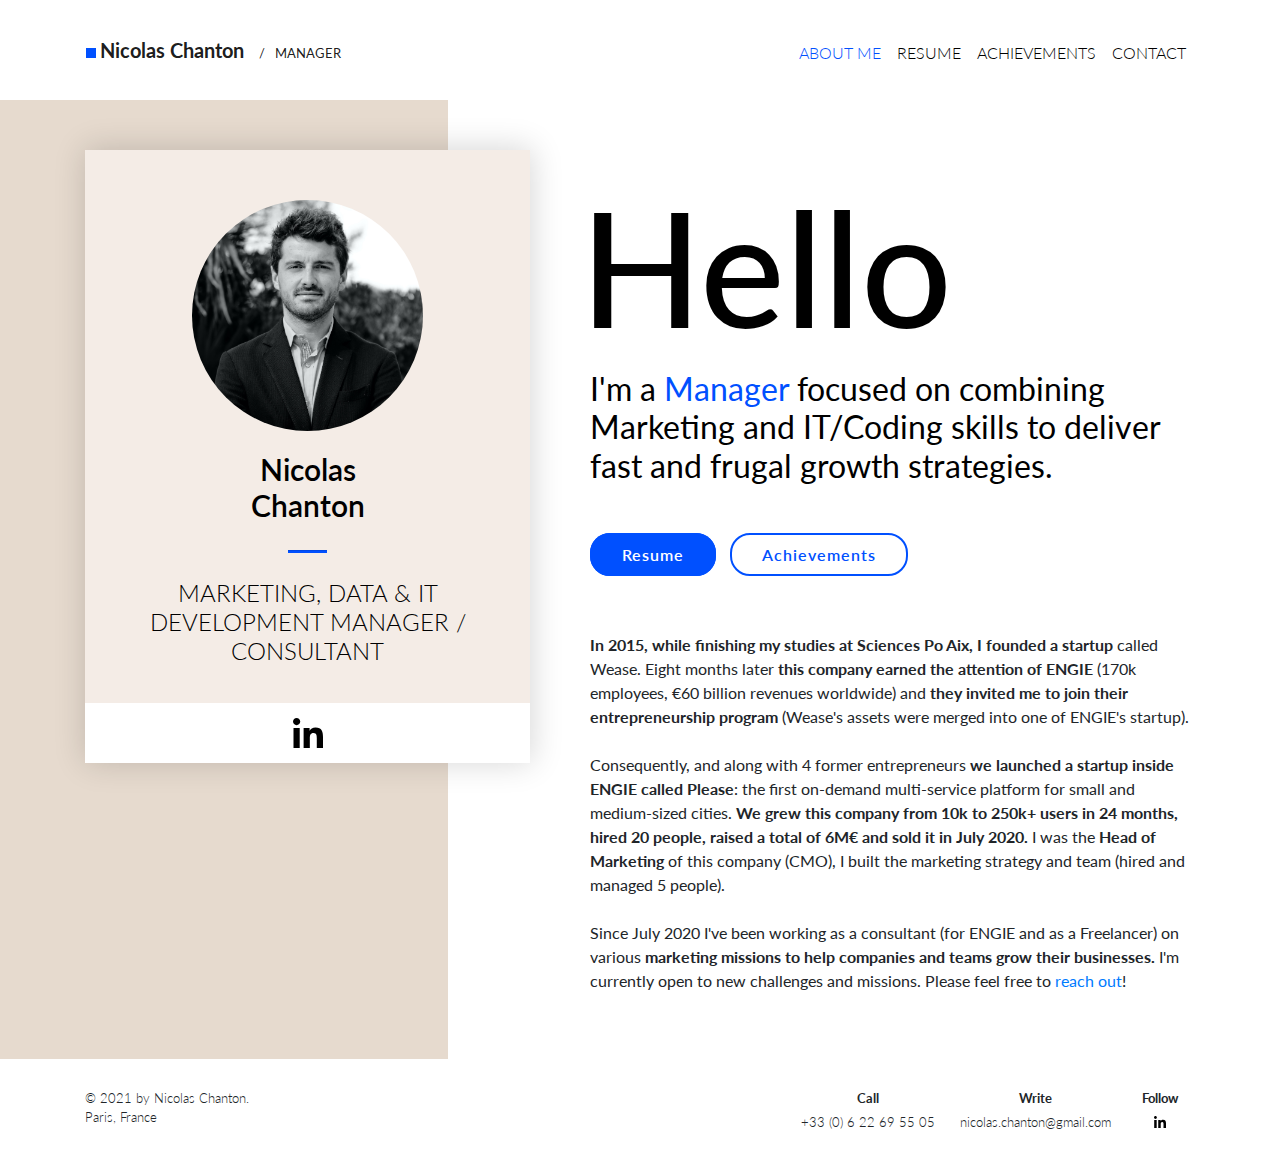
<file: index.html>
<!DOCTYPE html>
<html lang="en">
<head>
    <!-- Google Tag Manager -->
    <script>(function(w,d,s,l,i){w[l]=w[l]||[];w[l].push({'gtm.start':
    new Date().getTime(),event:'gtm.js'});var f=d.getElementsByTagName(s)[0],
    j=d.createElement(s),dl=l!='dataLayer'?'&l='+l:'';j.async=true;j.src=
    'https://www.googletagmanager.com/gtm.js?id='+i+dl;f.parentNode.insertBefore(j,f);
    })(window,document,'script','dataLayer','GTM-TQCT792');</script>
    <!-- End Google Tag Manager -->

    <!-- META ALL -->
    <meta charset="UTF-8">
    <meta name="viewport" content="width=device-width, initial-scale=1">
    <meta name="description" content="I'm a Manager focused on combining Marketing and IT/Coding skills to deliver fast and frugal growth strategies.">
    <meta name="author" content="Nicolas Chanton">

    <!-- META SOCIAL FACEBOOK LINKEDIN YAMMER -->
    <meta property="og:title" content="Nicolas Chanton - Manager & Consultant">
    <meta property="og:description" content="I'm a Manager focused on combining Marketing and IT/Coding skills to deliver fast and frugal growth strategies.">
    <meta property="og:image" content="https://www.nicolaschanton.fr/img/sharing_image_nicolas_chanton.png">
    <meta property="og:url" content="https://www.nicolaschanton.fr">

    <!-- META SOCIAL TWITTER -->
    <meta name="twitter:title" content="Nicolas Chanton - Manager & Consultant">
    <meta name="twitter:description" content="I'm a Manager focused on combining Marketing and IT/Coding skills to deliver fast and frugal growth strategies.">
    <meta name="twitter:image" content="https://www.nicolaschanton.fr/img/sharing_image_nicolas_chanton.png">
    <meta name="twitter:card" content="summary_large_image">

    <!-- TITLE -->
    <title>Nicolas Chanton | Welcome 👋</title>

    <!-- ICONS -->
    <link rel="apple-touch-icon" sizes="180x180" href="img/favicon_io/apple-touch-icon.png">
    <link rel="icon" type="image/png" sizes="16x16" href="img/favicon_io/favicon-16x16.png">
    <link rel="icon" type="image/png" sizes="32x32" href="img/favicon_io/favicon-32x32.png">

    <!-- FONTS -->
    <link rel="preconnect" href="https://fonts.gstatic.com">
    <link href="https://fonts.googleapis.com/css2?family=Lato:wght@100;300;400;700;900&display=swap" rel="stylesheet">

    <!-- CSS -->
    <link rel="stylesheet" href="https://stackpath.bootstrapcdn.com/bootstrap/4.3.1/css/bootstrap.min.css" integrity="sha384-ggOyR0iXCbMQv3Xipma34MD+dH/1fQ784/j6cY/iJTQUOhcWr7x9JvoRxT2MZw1T" crossorigin="anonymous">
    <link rel="stylesheet" href="css/main.css" crossorigin="anonymous">

</head>
<body>
<!-- Google Tag Manager (noscript) -->
<noscript><iframe src="https://www.googletagmanager.com/ns.html?id=GTM-TQCT792"
height="0" width="0" style="display:none;visibility:hidden"></iframe></noscript>
<!-- End Google Tag Manager (noscript) -->

    <!-- NAVBAR -->
    <nav class="navbar navbar-expand-lg navbar-light container">
        <div class="title">
            <div class="blue-square"></div>
            <div class="title-text">
                <a class="navbar-brand" href="index.html">Nicolas Chanton <span style="font-weight: 400; font-size: small">&emsp;/&emsp;MANAGER</span></a>
            </div>
        </div>
      <button class="navbar-toggler" type="button" data-toggle="collapse" data-target="#navbarNav" aria-controls="navbarNav" aria-expanded="false" aria-label="Toggle navigation">
        <span class="navbar-toggler-icon"></span>
      </button>
      <div class="collapse navbar-collapse" id="navbarNav">
        <ul class="navbar-nav" style="margin-left: auto">
          <li class="nav-item active">
            <a class="nav-link" href="index.html">ABOUT ME</a>
          </li>
          <li class="nav-item">
            <a class="nav-link" href="resume.html">RESUME</a>
          </li>
          <li class="nav-item">
            <a class="nav-link" href="projects.html">ACHIEVEMENTS</a>
          </li>
          <li class="nav-item">
            <a class="nav-link" href="mailto:nicolas.chanton@gmail.com">CONTACT</a>
          </li>
        </ul>
      </div>
    </nav>

    <div id="page-container">

            <div id="content-wrap">

                <section id="presentation-home">
                        <div class="background-colored"></div>

                    <div class="container padding-top-50">

                        <div class="row">

                            <div class="col-lg-5 col-md-5 col-sm-12 col-xs-12">

                                <div class="left-container">

                                    <div class="left-container-color">

                                        <div class="left-container-color-image">
                                            <img src="img/Profile_Picture_Light.jpg" class="rounded-image">
                                        </div>

                                        <div class="left-container-color-text">
                                            <h3 class="padding-bottom-10">Nicolas<br>Chanton</h3>
                                            <hr class="left-container-hr-blue">
                                            <h4 class="padding-top-10">MARKETING, DATA & IT DEVELOPMENT MANAGER / CONSULTANT</h4>
                                        </div>

                                    </div>

                                    <div class="left-container-white">
                                            <div class="social-icon-container">
                                                <a href="https://www.linkedin.com/in/nicolaschanton/" target="_blank">
                                                    <svg class="social-icon" id="Bold" enable-background="new 0 0 24 24" height="50" viewBox="0 0 24 24" width="50" xmlns="http://www.w3.org/2000/svg"><path d="m23.994 24v-.001h.006v-8.802c0-4.306-.927-7.623-5.961-7.623-2.42 0-4.044 1.328-4.707 2.587h-.07v-2.185h-4.773v16.023h4.97v-7.934c0-2.089.396-4.109 2.983-4.109 2.549 0 2.587 2.384 2.587 4.243v7.801z"/><path d="m.396 7.977h4.976v16.023h-4.976z"/><path d="m2.882 0c-1.591 0-2.882 1.291-2.882 2.882s1.291 2.909 2.882 2.909 2.882-1.318 2.882-2.909c-.001-1.591-1.292-2.882-2.882-2.882z"/></svg>
                                                </a>
                                            </div>
                                    </div>

                                </div>

                            </div>

                            <div class="col-lg-7 col-md-7 col-sm-12 col-xs-12 padding-top-20">

                                <div class="right-container padding-bottom-50">

                                    <div id="sequence"></div>

                                    <div class="right-container-title padding-bottom-50">
                                        <h1>Hello</h1>
                                        <h2>I'm a <span id="jobTitle" style="color: #0050FF">Manager</span> focused on combining Marketing and IT/Coding
                                            skills to deliver fast and frugal growth strategies.</h2>
                                    </div>

                                    <div class="right-container-buttons">
                                        <div class="right-container-buttons-item">
                                            <a href="resume.html" class="button-primary">Resume</a>
                                        </div>

                                        <div class="right-container-buttons-item">
                                            <a href="projects.html" class="button-secondary">Achievements</a>
                                        </div>

                                    </div>

                                    <div class="right-container-presentation padding-top-40">
                                        <p><b class="bold">In 2015, while finishing my studies at Sciences Po Aix, I founded a startup</b> called Wease. Eight months
                                            later <b>this company earned the attention of ENGIE</b> (170k employees, €60 billion revenues worldwide)
                                                and <b>they invited me to join their entrepreneurship program</b>
                                                (Wease's assets were merged into one of ENGIE's startup).
                                            <br><br>
                                            Consequently, and along with 4 former entrepreneurs <b>we launched a startup inside ENGIE called
                                                Please</b>: the first on-demand multi-service platform for small
                                            and medium-sized cities. <b>We grew this company from 10k to 250k+ users in
                                                24 months, hired 20 people, raised a total of 6M€ and sold it in July 2020.</b> I was the
                                            <b>Head of Marketing</b> of this company (CMO), I built the marketing strategy and team
                                            (hired and managed 5 people).
                                            <br><br>
                                            Since July 2020 I've been working as a consultant (for ENGIE and as a Freelancer) on
                                            various <b>marketing missions to help companies and teams grow their businesses.</b>
                                            I'm currently open to new challenges and missions. Please feel free to
                                            <a href="mailto:nicolas.chanton@gmail.com">reach out</a>!
                                        </p>
                                    </div>

                                </div>

                            </div>

                        </div>

                    </div>

                </section>

            </div>

            <!-- FOOTER DESKTOP -->
            <footer id="footer-desktop" class="black-footer-desktop">

                <div class="container">

                    <div class="copyright">
                        <p>© 2021 by Nicolas Chanton.<br>Paris, France</p>
                    </div>

                    <div class="contact">
                        <div class="contact-item">
                            <p class="contact-item-title">Call</p>
                            <a href="tel:+3362295505">
                                <p class="contact-item-content">+33 (0) 6 22 69 55 05</p>
                            </a>
                        </div>
                        <div class="contact-item">
                            <p class="contact-item-title">Write</p>
                            <a href="mailto:nicolas.chanton@gmail.com">
                                <p class="contact-item-content">nicolas.chanton@gmail.com</p>
                            </a>
                        </div>
                        <div class="contact-item">
                            <p class="contact-item-title">Follow</p>
                            <p class="contact-item-content">
                                <a href="https://www.linkedin.com/in/nicolaschanton/" target="_blank">
                                    <svg style="vertical-align: top; margin-top: 3px" class="social-icon" id="Bold" enable-background="new 0 0 24 24" height="50" viewBox="0 0 24 24" width="50" xmlns="http://www.w3.org/2000/svg"><path d="m23.994 24v-.001h.006v-8.802c0-4.306-.927-7.623-5.961-7.623-2.42 0-4.044 1.328-4.707 2.587h-.07v-2.185h-4.773v16.023h4.97v-7.934c0-2.089.396-4.109 2.983-4.109 2.549 0 2.587 2.384 2.587 4.243v7.801z"/><path d="m.396 7.977h4.976v16.023h-4.976z"/><path d="m2.882 0c-1.591 0-2.882 1.291-2.882 2.882s1.291 2.909 2.882 2.909 2.882-1.318 2.882-2.909c-.001-1.591-1.292-2.882-2.882-2.882z"/></svg>
                                </a>
                            </p>
                        </div>
                    </div>

                </div>

            </footer>

            <!-- FOOTER MOBILE -->
            <footer id="footer-mobile" class="black-footer-mobile">

                <div class="container">

                    <div class="contact">
                        <div class="contact-item">
                            <p class="contact-item-title">Call</p>
                            <a href="tel:+3362295505">
                                <p class="contact-item-content">+33 (0) 6 22 69 55 05</p>
                            </a>
                        </div>
                        <div class="contact-item">
                            <p class="contact-item-title">Write</p>
                            <a href="mailto:nicolas.chanton@gmail.com">
                                <p class="contact-item-content">nicolas.chanton@gmail.com</p>
                            </a>
                        </div>
                        <div class="contact-item">
                            <p class="contact-item-title">Follow</p>
                            <p class="contact-item-content">
                                <a href="https://www.linkedin.com/in/nicolaschanton/" target="_blank">
                                    <svg style="vertical-align: top; margin-top: 3px" class="social-icon" id="Bold" enable-background="new 0 0 24 24" height="50" viewBox="0 0 24 24" width="50" xmlns="http://www.w3.org/2000/svg"><path d="m23.994 24v-.001h.006v-8.802c0-4.306-.927-7.623-5.961-7.623-2.42 0-4.044 1.328-4.707 2.587h-.07v-2.185h-4.773v16.023h4.97v-7.934c0-2.089.396-4.109 2.983-4.109 2.549 0 2.587 2.384 2.587 4.243v7.801z"/><path d="m.396 7.977h4.976v16.023h-4.976z"/><path d="m2.882 0c-1.591 0-2.882 1.291-2.882 2.882s1.291 2.909 2.882 2.909 2.882-1.318 2.882-2.909c-.001-1.591-1.292-2.882-2.882-2.882z"/></svg>
                                </a>
                            </p>
                        </div>
                    </div>

                    <div class="copyright">
                        <p>© 2021 by Nicolas Chanton. Paris, France</p>
                    </div>

                </div>

            </footer>

        </div>

    <!-- JS BOOTSTRAP -->
    <script src="https://code.jquery.com/jquery-3.2.1.slim.min.js" integrity="sha384-KJ3o2DKtIkvYIK3UENzmM7KCkRr/rE9/Qpg6aAZGJwFDMVNA/GpGFF93hXpG5KkN" crossorigin="anonymous"></script>
    <script src="https://cdnjs.cloudflare.com/ajax/libs/popper.js/1.12.9/umd/popper.min.js" integrity="sha384-ApNbgh9B+Y1QKtv3Rn7W3mgPxhU9K/ScQsAP7hUibX39j7fakFPskvXusvfa0b4Q" crossorigin="anonymous"></script>
    <script src="https://maxcdn.bootstrapcdn.com/bootstrap/4.0.0/js/bootstrap.min.js" integrity="sha384-JZR6Spejh4U02d8jOt6vLEHfe/JQGiRRSQQxSfFWpi1MquVdAyjUar5+76PVCmYl" crossorigin="anonymous"></script>

    <!-- JS ALL -->
    <script src="js/main.js"></script>
</body>
</html>
</file>
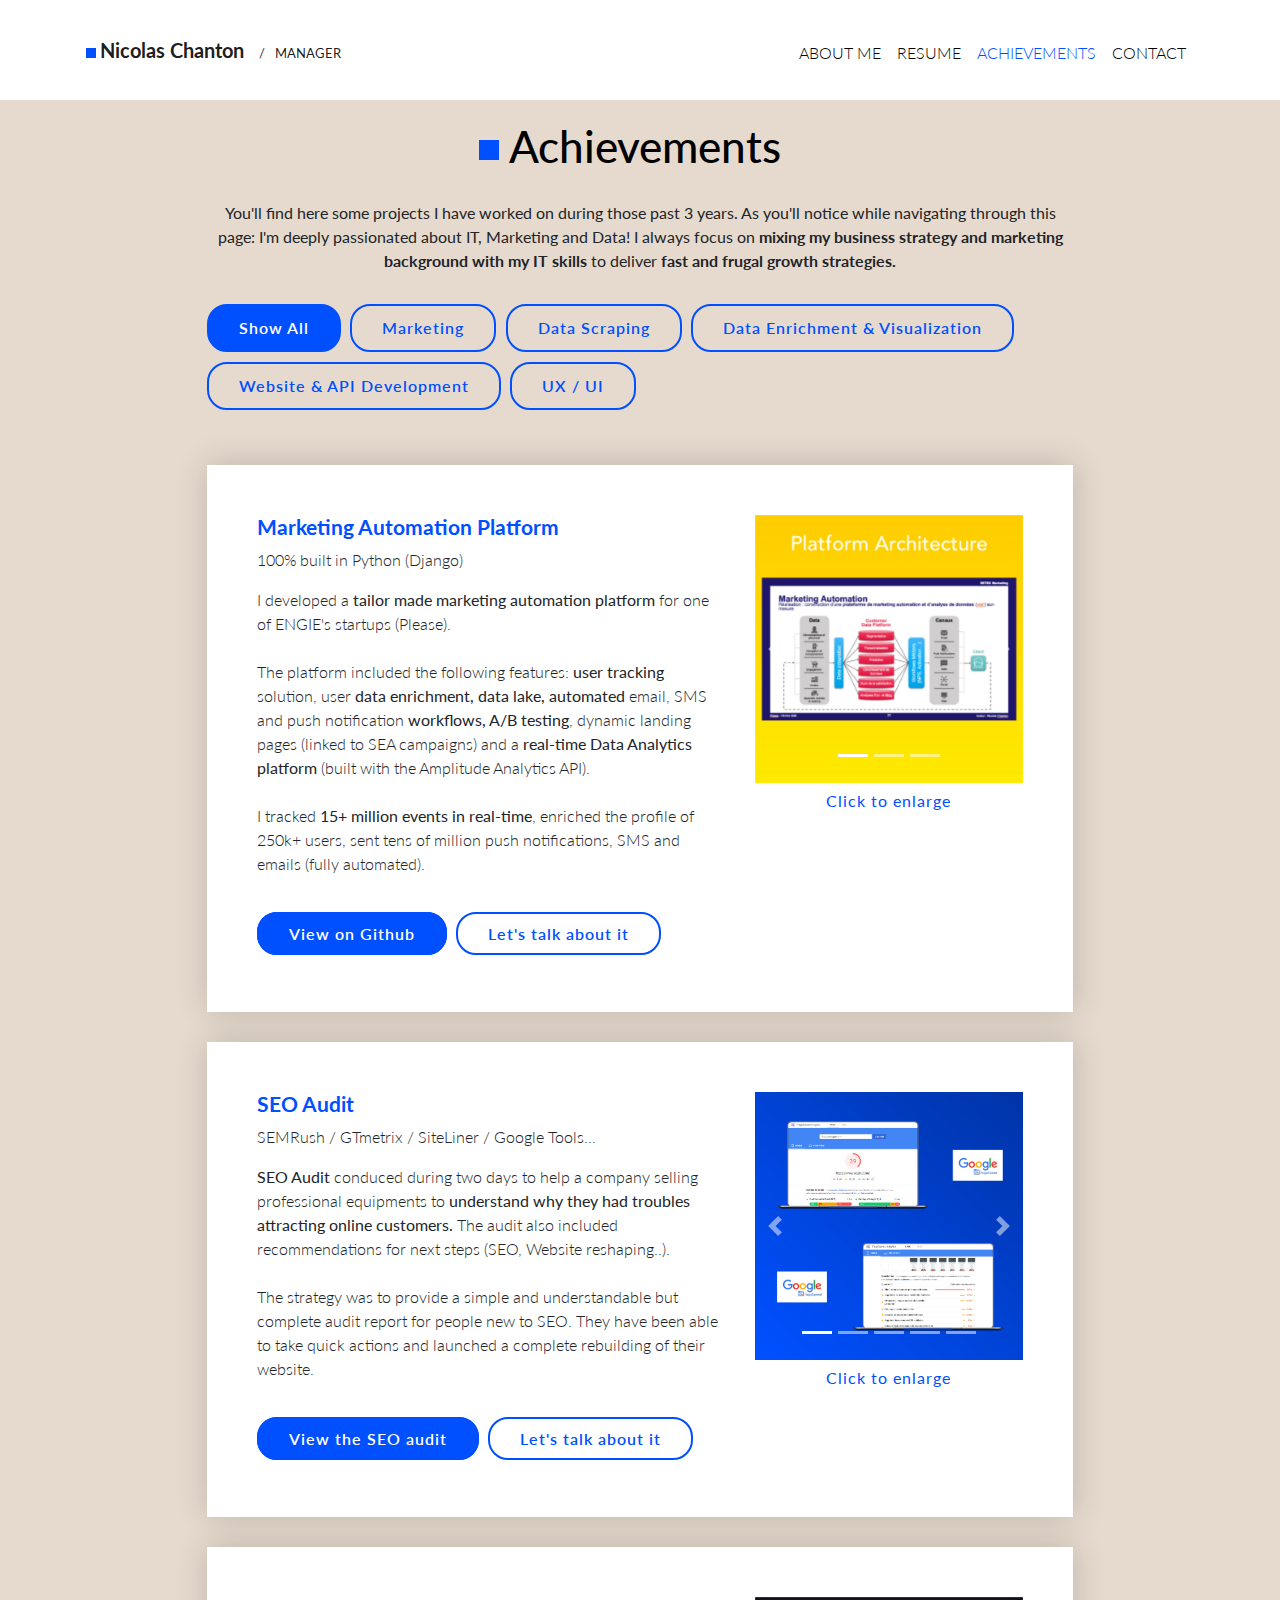
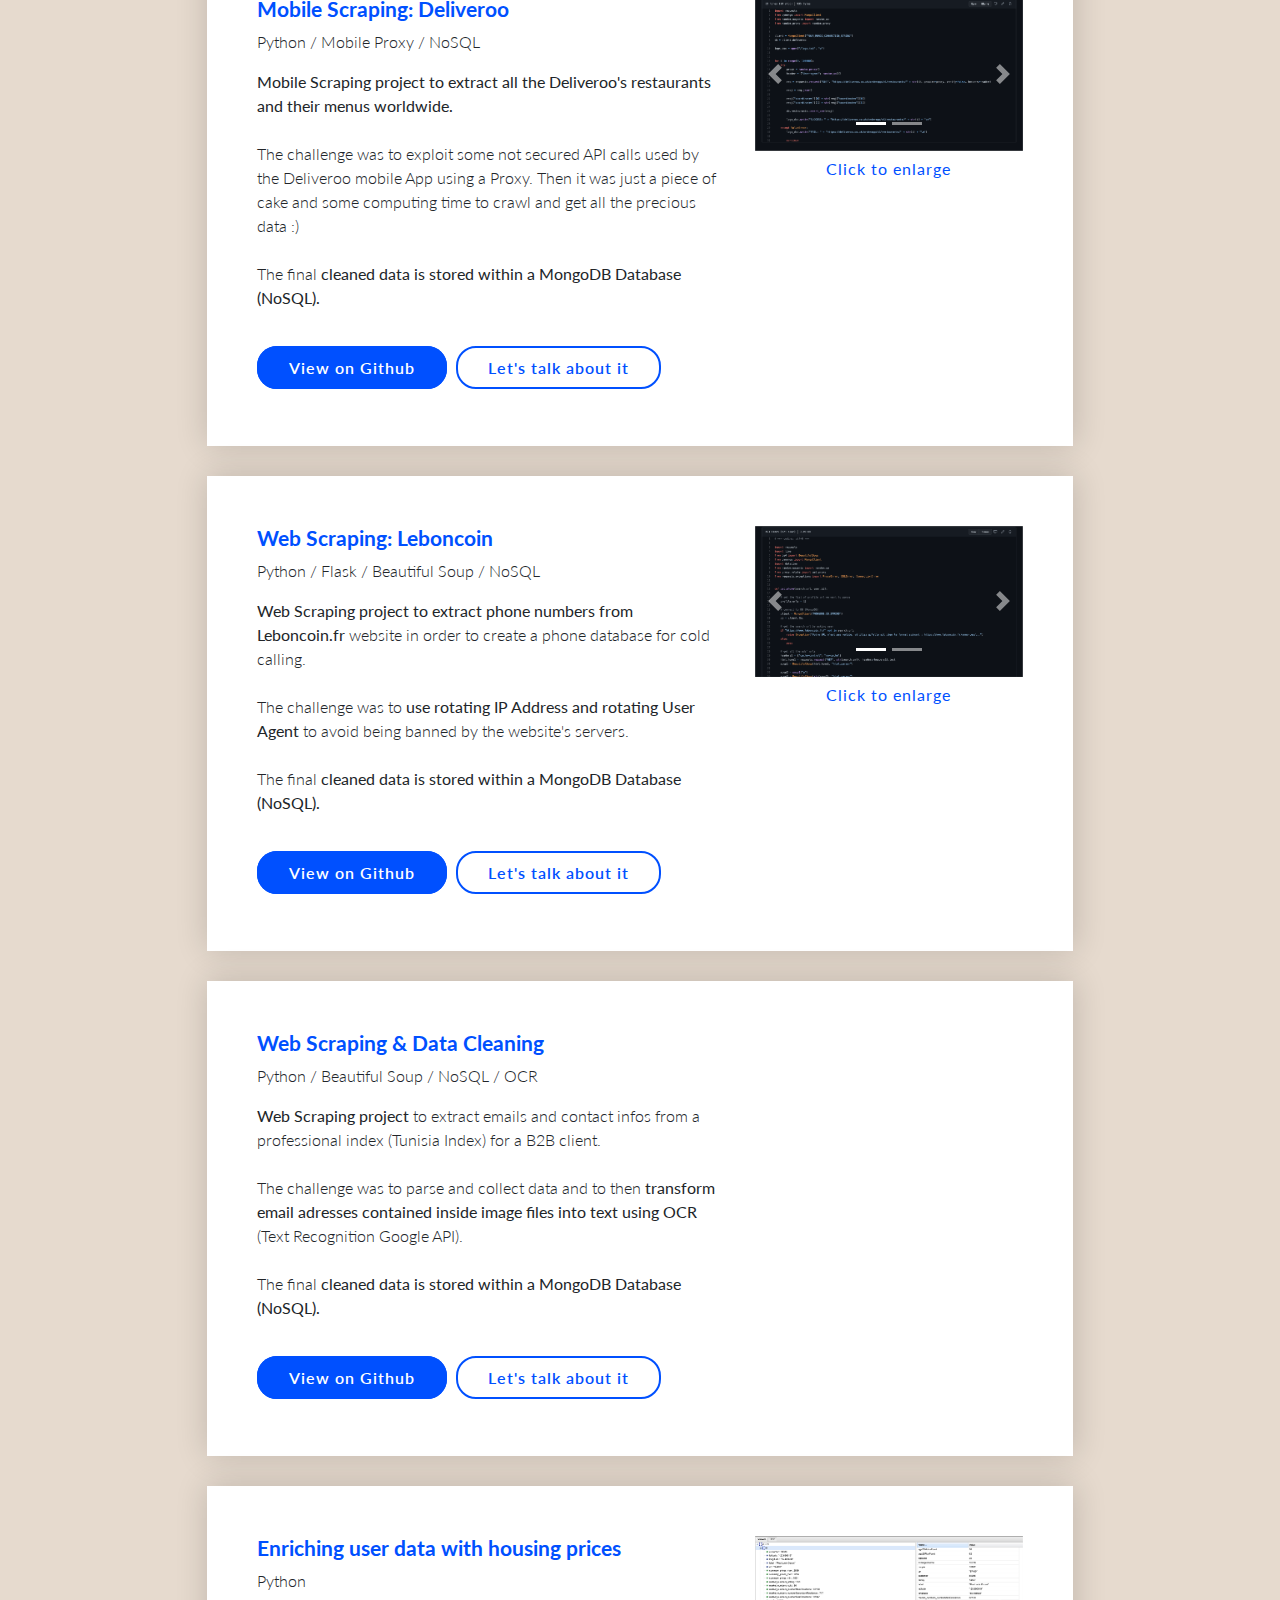
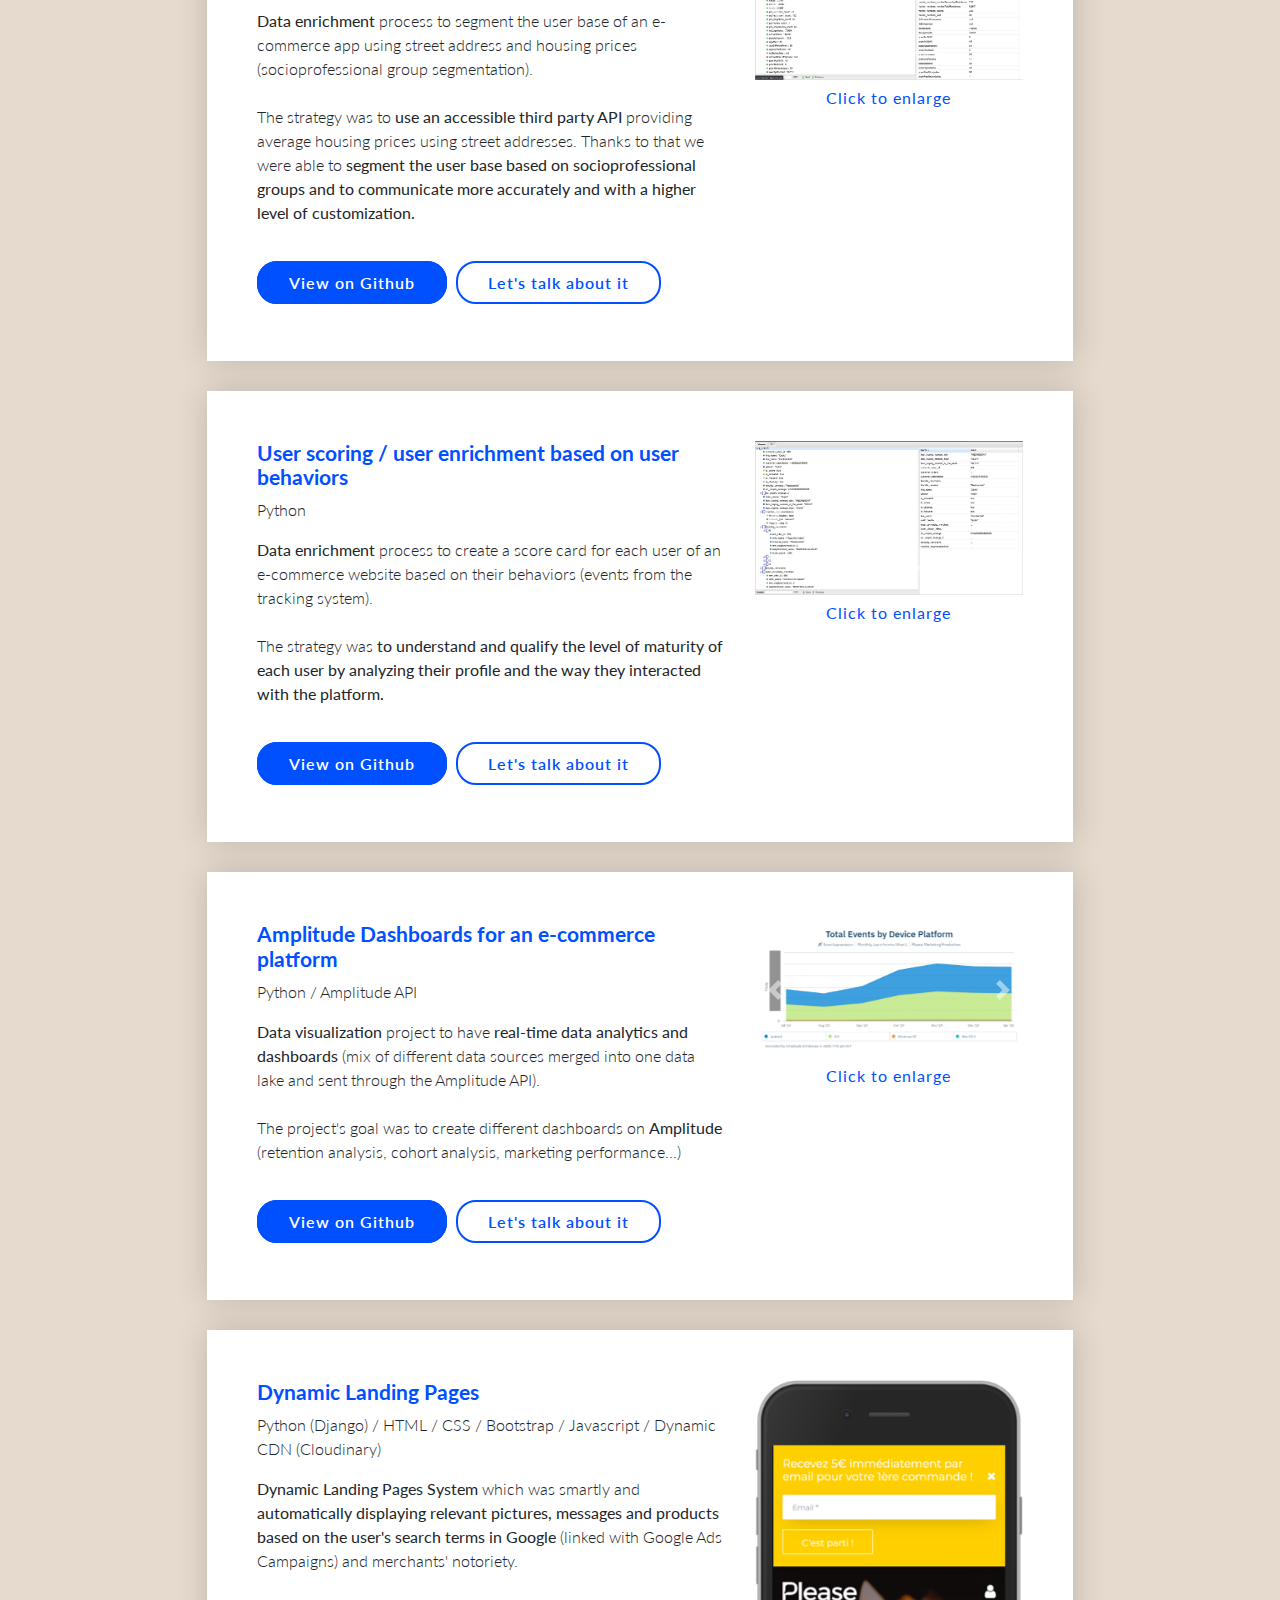
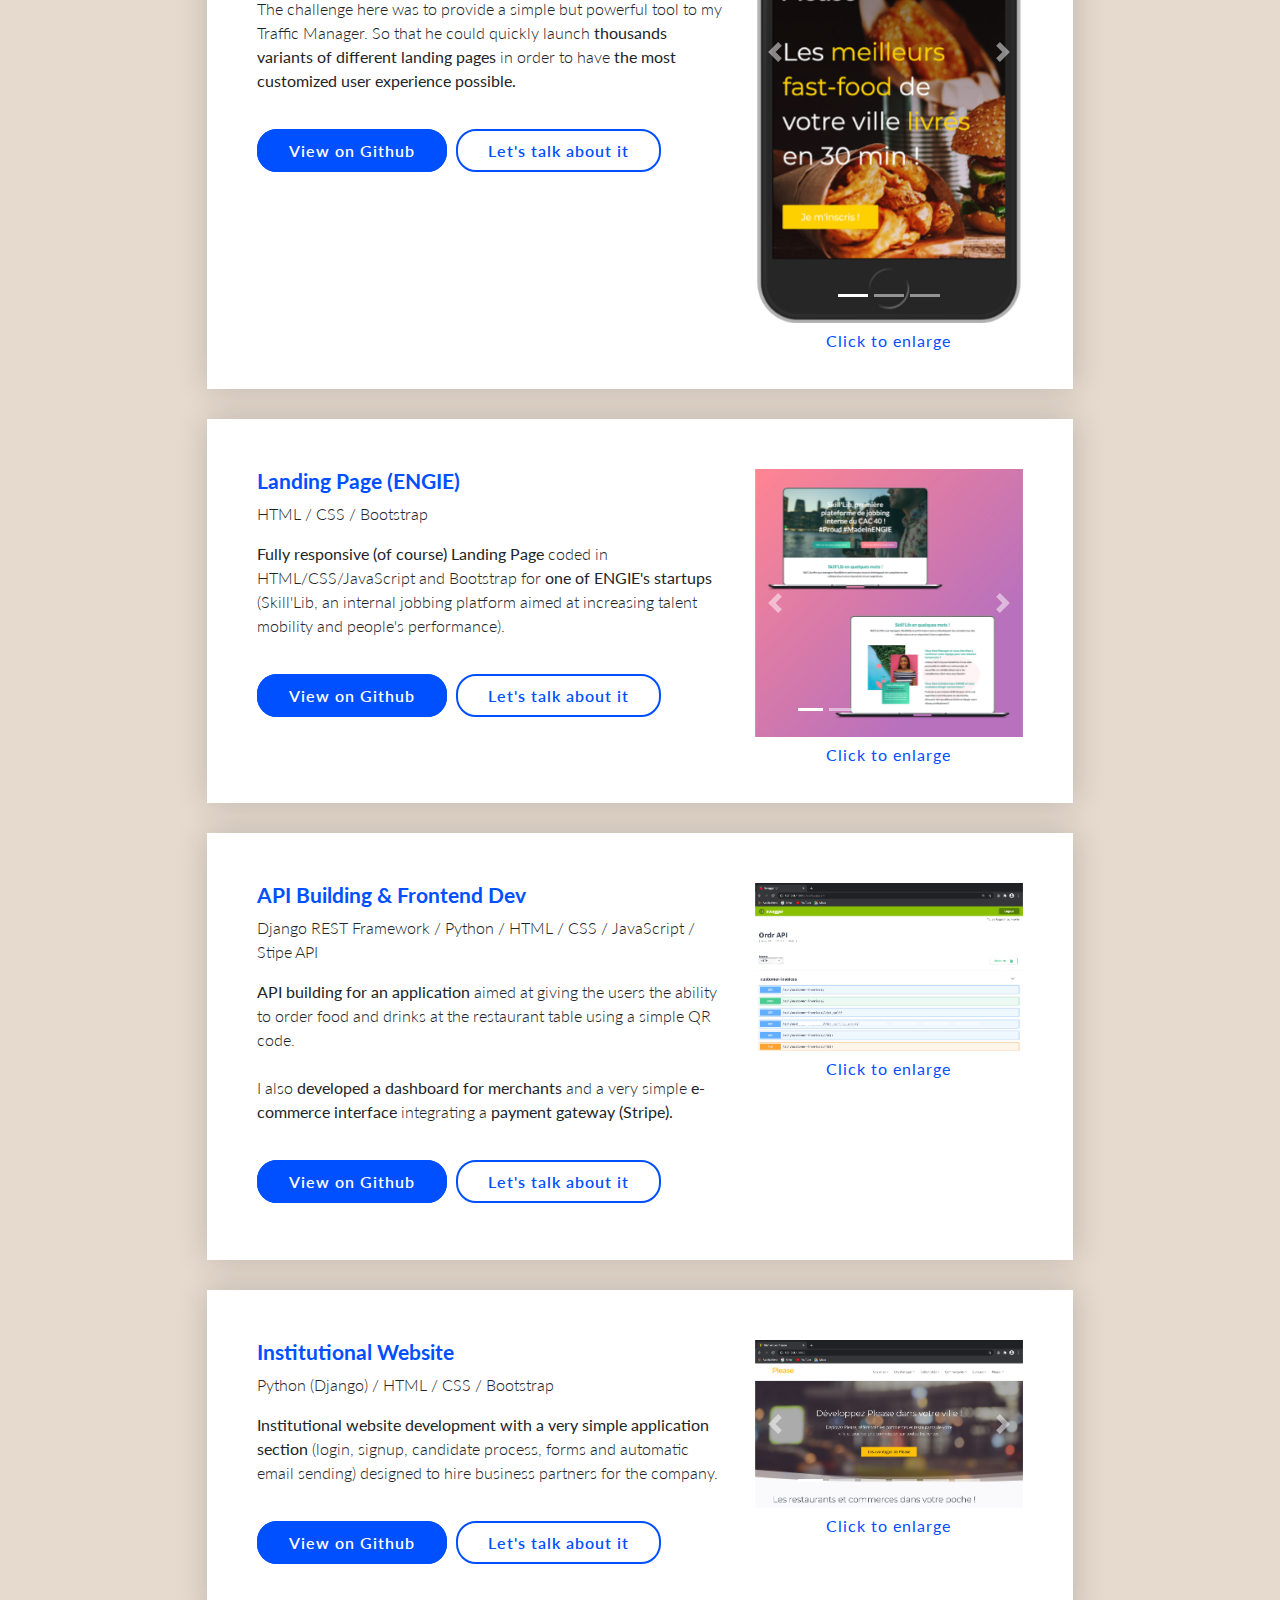
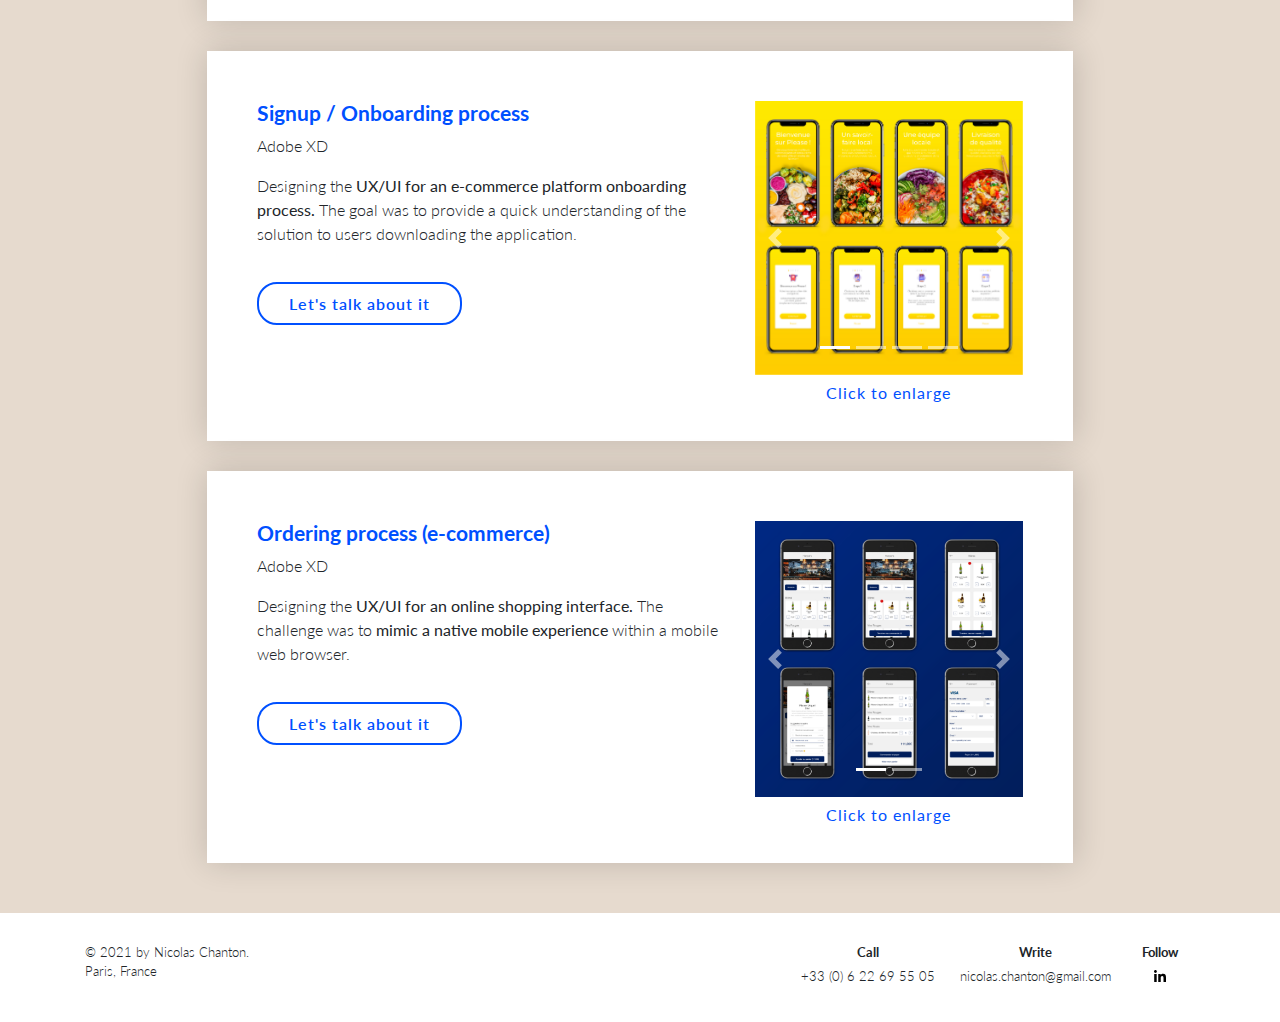
<file: projects.html>
<!DOCTYPE html>
<html lang="en">
<head>
    <!-- Google Tag Manager -->
    <script>(function(w,d,s,l,i){w[l]=w[l]||[];w[l].push({'gtm.start':
    new Date().getTime(),event:'gtm.js'});var f=d.getElementsByTagName(s)[0],
    j=d.createElement(s),dl=l!='dataLayer'?'&l='+l:'';j.async=true;j.src=
    'https://www.googletagmanager.com/gtm.js?id='+i+dl;f.parentNode.insertBefore(j,f);
    })(window,document,'script','dataLayer','GTM-TQCT792');</script>
    <!-- End Google Tag Manager -->

    <!-- META ALL -->
    <meta charset="UTF-8">
    <meta name="viewport" content="width=device-width, initial-scale=1">
    <meta name="description" content="I'm a Manager focused on combining Marketing and IT/Coding skills to deliver fast and frugal growth strategies.">
    <meta name="author" content="Nicolas Chanton">

    <!-- META SOCIAL FACEBOOK LINKEDIN YAMMER -->
    <meta property="og:title" content="Nicolas Chanton - Manager & Consultant">
    <meta property="og:description" content="I'm a Manager focused on combining Marketing and IT/Coding skills to deliver fast and frugal growth strategies.">
    <meta property="og:image" content="https://www.nicolaschanton.fr/img/sharing_image_nicolas_chanton.png">
    <meta property="og:url" content="https://www.nicolaschanton.fr">

    <!-- META SOCIAL TWITTER -->
    <meta name="twitter:title" content="Nicolas Chanton - Manager & Consultant">
    <meta name="twitter:description" content="I'm a Manager focused on combining Marketing and IT/Coding skills to deliver fast and frugal growth strategies.">
    <meta name="twitter:image" content="https://www.nicolaschanton.fr/img/sharing_image_nicolas_chanton.png">
    <meta name="twitter:card" content="summary_large_image">

    <!-- TITLE -->
    <title>Nicolas Chanton | Projects</title>

    <!-- ICONS -->
    <link rel="apple-touch-icon" sizes="180x180" href="img/favicon_io/apple-touch-icon.png">
    <link rel="icon" type="image/png" sizes="16x16" href="img/favicon_io/favicon-16x16.png">
    <link rel="icon" type="image/png" sizes="32x32" href="img/favicon_io/favicon-32x32.png">

    <!-- FONTS -->
    <link rel="preconnect" href="https://fonts.gstatic.com">
    <link href="https://fonts.googleapis.com/css2?family=Lato:wght@100;300;400;700;900&display=swap" rel="stylesheet">

    <!-- CSS -->
    <link rel="stylesheet" href="https://stackpath.bootstrapcdn.com/bootstrap/4.3.1/css/bootstrap.min.css" integrity="sha384-ggOyR0iXCbMQv3Xipma34MD+dH/1fQ784/j6cY/iJTQUOhcWr7x9JvoRxT2MZw1T" crossorigin="anonymous">
    <link rel="stylesheet" href="css/main.css" crossorigin="anonymous">

</head>
<body>
<!-- Google Tag Manager (noscript) -->
<noscript><iframe src="https://www.googletagmanager.com/ns.html?id=GTM-TQCT792"
height="0" width="0" style="display:none;visibility:hidden"></iframe></noscript>
<!-- End Google Tag Manager (noscript) -->

<!-- Modal -->
<div class="modal fade" id="exampleModal" tabindex="-1" role="dialog" aria-labelledby="exampleModalLabel" aria-hidden="true"></div>

    <!-- NAVBAR -->
    <nav class="navbar navbar-expand-lg navbar-light container">
        <div class="title">
            <div class="blue-square"></div>
            <div class="title-text">
                <a class="navbar-brand" href="index.html">Nicolas Chanton <span style="font-weight: 400; font-size: small">&emsp;/&emsp;MANAGER</span></a>
            </div>
        </div>
      <button class="navbar-toggler" type="button" data-toggle="collapse" data-target="#navbarNav" aria-controls="navbarNav" aria-expanded="false" aria-label="Toggle navigation">
        <span class="navbar-toggler-icon"></span>
      </button>
      <div class="collapse navbar-collapse" id="navbarNav">
        <ul class="navbar-nav" style="margin-left: auto">
          <li class="nav-item">
            <a class="nav-link" href="index.html">ABOUT ME</a>
          </li>
          <li class="nav-item">
            <a class="nav-link" href="resume.html">RESUME</a>
          </li>
          <li class="nav-item active">
            <a class="nav-link" href="projects.html">ACHIEVEMENTS</a>
          </li>
          <li class="nav-item">
            <a class="nav-link" href="mailto:nicolas.chanton@gmail.com">CONTACT</a>
          </li>
        </ul>
      </div>
    </nav>

    <div id="page-container">

            <div id="content-wrap">

                <section id="presentation-projects">

                    <div class="container">

                        <div class="title">
                            <div class="blue-square"></div>
                            <div class="title-text">
                                <h1>Achievements</h1>
                            </div>
                        </div>
                        <div class="subtitle center">
                            <p>You'll find here some projects I have worked on during those past 3 years. As you'll notice
                                    while navigating through this page: I'm deeply passionated about IT, Marketing and Data!
                                    I always focus on <b>mixing my business strategy and marketing background with my IT skills</b>
                                    to deliver <b>fast and frugal growth strategies.</b>
                            </p>
                        </div>

                        <div class="right-container-buttons-item padding-top-20">
                            <button onclick="filterSelection('All')" class="button-primary All filterButtons">Show All</button>
                            <button onclick="filterSelection('Marketing')" class="button-secondary Marketing filterButtons">Marketing</button>
                            <button onclick="filterSelection('DataScraping')" class="button-secondary DataScraping filterButtons">Data Scraping</button>
                            <button onclick="filterSelection('DataEnrichmenVisualization')" class="button-secondary DataEnrichmenVisualization filterButtons">Data Enrichment & Visualization</button>
                            <button onclick="filterSelection('WebsiteDevelopment')" class="button-secondary WebsiteDevelopment filterButtons">Website & API Development</button>
                            <button onclick="filterSelection('UXUI')" class="button-secondary UXUI filterButtons">UX / UI</button>
                        </div>

                        <div id="projects" class="padding-top-10 padding-bottom-20">

                            <!-- MARKETING -->
                            <!-- MARKETING AUTOMATION -->
                            <div class="projects-container-item filterDiv Marketing">

                                <div class="projects-container-item-text">
                                    <h3>Marketing Automation Platform</h3>
                                        <p>100% built in Python (Django)</p>

                                        <p>I developed a <b>tailor made marketing automation platform</b> for one of
                                            ENGIE's startups (Please).
                                            <br><br>
                                            The platform included the following features: <b>user tracking</b> solution, user
                                            <b>data enrichment, data lake, automated</b> email, SMS and push notification
                                            <b>workflows, A/B testing</b>, dynamic landing pages (linked to SEA campaigns)
                                            and a <b>real-time Data Analytics platform</b> (built with the Amplitude Analytics
                                            API).
                                            <br><br>
                                            I tracked <b>15+ million events in real-time</b>, enriched the profile of 250k+
                                            users, sent tens of million push notifications, SMS and emails (fully
                                            automated).</p>

                                    <div class="right-container-buttons">
                                        <div class="right-container-buttons-item">
                                            <a href="https://github.com/nicolaschanton/marketing-automation-platform" target="_blank" class="button-primary">View on Github</a>
                                        </div>

                                        <div class="right-container-buttons-item">
                                            <a href="mailto:nicolas.chanton@gmail.com" class="button-secondary">Let's talk about it</a>
                                        </div>
                                    </div>

                                    </div>

                                    <div class="projects-container-item-carousel">

                                        <div id="carousel1" class="carousel slide" data-ride="carousel" data-interval="false">
                                            <ol class="carousel-indicators">
                                              <li data-target="#carousel1" data-slide-to="0" class="active"></li>
                                              <li data-target="#carousel1" data-slide-to="1"></li>
                                                <li data-target="#carousel1" data-slide-to="2"></li>
                                            </ol>

                                          <div class="carousel-inner">
                                              <div class="carousel-item active">
                                                  <img class="d-block w-100 lazyload" src="projects/marketing_automation/Please%20MA%20-%201.jpg" alt="Slide">
                                              </div>
                                              <div class="carousel-item">
                                                  <img class="d-block w-100 lazyload" src="projects/marketing_automation/Please%20MA%20-%202.jpg" alt="Slide">
                                              </div>
                                              <div class="carousel-item">
                                                  <img class="d-block w-100 lazyload" src="projects/marketing_automation/marketing_autom_rank.png" alt="Slide">
                                              </div>
                                          </div>

                                            <a class="carousel-control-prev" href="#carousel1" role="button" data-slide="prev">
                                                <span class="carousel-control-prev-icon" aria-hidden="true"></span>
                                                <span class="sr-only">Previous</span>
                                            </a>

                                            <a class="carousel-control-next" href="#carousel1" role="button" data-slide="next">
                                                <span class="carousel-control-next-icon" aria-hidden="true"></span>
                                                <span class="sr-only">Next</span>
                                            </a>

                                        </div>

                                        <!-- Button trigger modal -->
                                        <button type="button" class="button-light" onclick="populateModal('carousel1')" data-toggle="modal" data-target="#exampleModal">
                                            Click to enlarge
                                        </button>
                                    </div>

                                </div>

                            <!-- SEO AUDIT -->
                            <div class="projects-container-item filterDiv Marketing">

                                <div class="projects-container-item-text">
                                    <h3>SEO Audit</h3>
                                        <p>SEMRush / GTmetrix / SiteLiner / Google Tools...</p>

                                        <p><b>SEO Audit</b> conduced during two days to help a company selling professional
                                            equipments to <b>understand why they had troubles attracting online customers.</b>
                                            The audit also included recommendations for next steps (SEO, Website reshaping..).
                                            <br><br>
                                            The strategy was to provide a simple and understandable but complete audit
                                            report for people new to SEO. They have been able to take quick actions and
                                            launched a complete rebuilding of their website.</p>

                                    <div class="right-container-buttons">
                                        <div class="right-container-buttons-item">
                                            <a href="projects/seo_audit/Synthèse%20-%20Audit%20SEO%20-%20Anonymisée%20-%20Octobre%202020.pdf" target="_blank" class="button-primary">View the SEO audit</a>
                                        </div>

                                        <div class="right-container-buttons-item">
                                            <a href="mailto:nicolas.chanton@gmail.com" class="button-secondary">Let's talk about it</a>
                                        </div>
                                    </div>

                                    </div>

                                     <div class="projects-container-item-carousel">

                                        <div id="carousel2" class="carousel slide" data-ride="carousel" data-interval="false">
                                            <ol class="carousel-indicators">
                                              <li data-target="#carousel2" data-slide-to="0" class="active"></li>
                                              <li data-target="#carousel2" data-slide-to="1"></li>
                                              <li data-target="#carousel2" data-slide-to="2"></li>
                                                <li data-target="#carousel2" data-slide-to="3"></li>
                                              <li data-target="#carousel2" data-slide-to="4"></li>
                                            </ol>

                                          <div class="carousel-inner">
                                              <div class="carousel-item active">
                                                  <img class="d-block w-100 lazyload" src="projects/seo_audit/SEO_AUDIT_1.jpg" alt="Slide SEO">
                                              </div>
                                              <div class="carousel-item">
                                                  <img class="d-block w-100 lazyload" src="projects/seo_audit/SEO_AUDIT_2.jpg" alt="Slide SEO">
                                              </div>
                                              <div class="carousel-item">
                                                  <img class="d-block w-100 lazyload" src="projects/seo_audit/SEO_AUDIT_3.jpg" alt="Slide SEO">
                                              </div>
                                              <div class="carousel-item">
                                                  <img class="d-block w-100 lazyload" src="projects/seo_audit/SEO_AUDIT_4.jpg" alt="Slide SEO">
                                              </div>
                                              <div class="carousel-item">
                                                  <img class="d-block w-100 lazyload" src="projects/seo_audit/SEO_AUDIT_5.jpg" alt="Slide SEO">
                                              </div>
                                          </div>

                                            <a class="carousel-control-prev" href="#carousel2" role="button" data-slide="prev">
                                                <span class="carousel-control-prev-icon" aria-hidden="true"></span>
                                                <span class="sr-only">Previous</span>
                                            </a>

                                            <a class="carousel-control-next" href="#carousel2" role="button" data-slide="next">
                                                <span class="carousel-control-next-icon" aria-hidden="true"></span>
                                                <span class="sr-only">Next</span>
                                            </a>

                                        </div>

                                         <!-- Button trigger modal -->
                                        <button type="button" class="button-light" onclick="populateModal('carousel2')" data-toggle="modal" data-target="#exampleModal">
                                            Click to enlarge
                                        </button>

                                    </div>

                                </div>

                            <!-- DATA SCRAPING -->
                            <!-- DELIVEROO -->
                            <div class="projects-container-item filterDiv DataScraping">

                                <div class="projects-container-item-text">
                                    <h3>Mobile Scraping: Deliveroo</h3>
                                        <p>Python / Mobile Proxy / NoSQL</p>

                                        <p><b>Mobile Scraping project to extract all the Deliveroo's restaurants and their
                                            menus worldwide.</b>
                                            <br><br>
                                            The challenge was to exploit some not secured API calls used by the
                                            Deliveroo mobile App using a Proxy. Then it was just a piece of cake and
                                            some computing time to crawl and get all the precious data :)
                                            <br><br>
                                            The final <b>cleaned data is stored within a MongoDB Database (NoSQL).</b></p>

                                    <div class="right-container-buttons">
                                        <div class="right-container-buttons-item">
                                            <a href="https://github.com/nicolaschanton/deliveroo-restaurants" target="_blank" class="button-primary">View on Github</a>
                                        </div>

                                        <div class="right-container-buttons-item">
                                            <a href="mailto:nicolas.chanton@gmail.com" class="button-secondary">Let's talk about it</a>
                                        </div>
                                    </div>

                                    </div>

                                    <div class="projects-container-item-carousel">

                                        <div id="carousel3" class="carousel slide" data-ride="carousel" data-interval="false">
                                            <ol class="carousel-indicators">
                                              <li data-target="#carousel1" data-slide-to="0" class="active"></li>
                                              <li data-target="#carousel1" data-slide-to="1"></li>
                                            </ol>

                                          <div class="carousel-inner">
                                              <div class="carousel-item active">
                                                  <img class="d-block w-100 lazyload" src="projects/scraping_deliveroo/deliveroo_scraping_1.png" alt="First slide">
                                              </div>
                                              <div class="carousel-item">
                                                  <img class="d-block w-100 lazyload" src="projects/scraping_deliveroo/deliveroo_scraping_2.png" alt="Second slide">
                                              </div>
                                          </div>

                                            <a class="carousel-control-prev" href="#carousel3" role="button" data-slide="prev">
                                                <span class="carousel-control-prev-icon" aria-hidden="true"></span>
                                                <span class="sr-only">Previous</span>
                                            </a>

                                            <a class="carousel-control-next" href="#carousel3" role="button" data-slide="next">
                                                <span class="carousel-control-next-icon" aria-hidden="true"></span>
                                                <span class="sr-only">Next</span>
                                            </a>

                                        </div>

                                        <!-- Button trigger modal -->
                                        <button type="button" class="button-light" onclick="populateModal('carousel3')" data-toggle="modal" data-target="#exampleModal">
                                            Click to enlarge
                                        </button>

                                    </div>

                                </div>

                            <!-- LBC -->
                            <div class="projects-container-item filterDiv DataScraping">

                                <div class="projects-container-item-text">
                                    <h3>Web Scraping: Leboncoin</h3>
                                        <p>Python / Flask / Beautiful Soup / NoSQL</p>

                                        <p><b>Web Scraping project to extract phone numbers from Leboncoin.fr</b> website in
                                            order to create a phone database for cold calling.
                                            <br><br>
                                            The challenge was to <b>use rotating IP Address and rotating User Agent</b> to
                                            avoid being banned by the website's servers.
                                            <br><br>
                                            The final <b>cleaned data is stored within a MongoDB Database (NoSQL).</b></p>

                                    <div class="right-container-buttons">
                                        <div class="right-container-buttons-item">
                                            <a href="https://github.com/nicolaschanton/lbc-phone-heroku" target="_blank" class="button-primary">View on Github</a>
                                        </div>

                                        <div class="right-container-buttons-item">
                                            <a href="mailto:nicolas.chanton@gmail.com" class="button-secondary">Let's talk about it</a>
                                        </div>
                                    </div>

                                    </div>

                                    <div class="projects-container-item-carousel">

                                        <div id="carousel4" class="carousel slide" data-ride="carousel" data-interval="false">
                                            <ol class="carousel-indicators">
                                              <li data-target="#carousel4" data-slide-to="0" class="active"></li>
                                              <li data-target="#carousel4" data-slide-to="1"></li>
                                            </ol>

                                          <div class="carousel-inner">
                                              <div class="carousel-item active">
                                                  <img class="d-block w-100 lazyload" src="projects/scraping_leboncoin/lbc_1.png" alt="First slide">
                                              </div>
                                              <div class="carousel-item">
                                                  <img class="d-block w-100 lazyload" src="projects/scraping_leboncoin/lbc_2.png" alt="Second slide">
                                              </div>
                                          </div>

                                            <a class="carousel-control-prev" href="#carousel4" role="button" data-slide="prev">
                                                <span class="carousel-control-prev-icon" aria-hidden="true"></span>
                                                <span class="sr-only">Previous</span>
                                            </a>

                                            <a class="carousel-control-next" href="#carousel4" role="button" data-slide="next">
                                                <span class="carousel-control-next-icon" aria-hidden="true"></span>
                                                <span class="sr-only">Next</span>
                                            </a>

                                        </div>

                                        <!-- Button trigger modal -->
                                        <button type="button" class="button-light" onclick="populateModal('carousel4')" data-toggle="modal" data-target="#exampleModal">
                                            Click to enlarge
                                        </button>

                                    </div>

                                </div>

                            <!-- TUNISIE INDEX -->
                            <div class="projects-container-item filterDiv DataScraping">

                                <div class="projects-container-item-text">
                                    <h3>Web Scraping & Data Cleaning</h3>
                                        <p>Python / Beautiful Soup / NoSQL / OCR</p>

                                        <p><b>Web Scraping project</b> to extract emails and contact infos from a professional
                                            index (Tunisia Index) for a B2B client.
                                            <br><br>
                                            The challenge was to parse and collect data and to then <b>transform email
                                            adresses contained inside image files into text using OCR</b> (Text Recognition
                                            Google API).
                                            ​<br><br>
                                            The final <b>cleaned data is stored within a MongoDB Database (NoSQL).</b></p>

                                    <div class="right-container-buttons">
                                        <div class="right-container-buttons-item">
                                            <a href="https://github.com/nicolaschanton/tunisie-index" target="_blank" class="button-primary">View on Github</a>
                                        </div>

                                        <div class="right-container-buttons-item">
                                            <a href="mailto:nicolas.chanton@gmail.com" class="button-secondary">Let's talk about it</a>
                                        </div>
                                    </div>

                                    </div>

                                    <div class="projects-container-item-carousel" style="visibility: hidden">

                                        <div id="carousel5" class="carousel slide" data-ride="carousel" data-interval="false">
                                            <ol class="carousel-indicators">
                                              <li data-target="#carousel1" data-slide-to="0" class="active"></li>
                                              <li data-target="#carousel1" data-slide-to="1"></li>
                                              <li data-target="#carousel1" data-slide-to="2"></li>
                                            </ol>

                                          <div class="carousel-inner">
                                              <div class="carousel-item active">
                                                  <img class="d-block w-100 lazyload" src="img/favicon_io/android-chrome-512x512.png" alt="First slide">
                                              </div>
                                              <div class="carousel-item">
                                                  <img class="d-block w-100 lazyload" src="img/favicon_io/android-chrome-512x512.png" alt="Second slide">
                                              </div>
                                              <div class="carousel-item">
                                                  <img class="d-block w-100 lazyload" src="img/favicon_io/android-chrome-512x512.png" alt="Third slide">
                                              </div>
                                          </div>

                                            <a class="carousel-control-prev" href="#carousel5" role="button" data-slide="prev">
                                                <span class="carousel-control-prev-icon" aria-hidden="true"></span>
                                                <span class="sr-only">Previous</span>
                                            </a>

                                            <a class="carousel-control-next" href="#carousel5" role="button" data-slide="next">
                                                <span class="carousel-control-next-icon" aria-hidden="true"></span>
                                                <span class="sr-only">Next</span>
                                            </a>

                                        </div>

                                        <!-- Button trigger modal -->
                                        <button type="button" class="button-light" onclick="populateModal('carousel5')" data-toggle="modal" data-target="#exampleModal">
                                            Click to enlarge
                                        </button>

                                    </div>

                                </div>


                            <!-- DATA ENRICHMENT & VIZ -->
                            <!-- PLEASE HOUSING -->
                            <div class="projects-container-item filterDiv DataEnrichmenVisualization">

                                <div class="projects-container-item-text">
                                    <h3>Enriching user data with housing prices</h3>
                                        <p>Python</p>

                                        <p><b>Data enrichment</b> process to segment the user base of an e-commerce app
                                            using street address and housing prices (socioprofessional group segmentation).
                                            <br><br>
                                            The strategy was to <b>use an accessible third party API</b>
                                            providing average housing prices using street addresses. Thanks to that we
                                            were able to <b>segment the user base based on socioprofessional groups and to
                                            communicate more accurately and with a higher level of customization.</b></p>

                                    <div class="right-container-buttons">
                                        <div class="right-container-buttons-item">
                                            <a href="https://github.com/nicolaschanton/marketing-automation-platform/blob/cleanmain/please_marketing_extra_user_enrichment/address_enrichment.py" target="_blank" class="button-primary">View on Github</a>
                                        </div>

                                        <div class="right-container-buttons-item">
                                            <a href="mailto:nicolas.chanton@gmail.com" class="button-secondary">Let's talk about it</a>
                                        </div>
                                    </div>

                                    </div>

                                    <div class="projects-container-item-carousel">

                                        <div id="carousel6" class="carousel slide" data-ride="carousel" data-interval="false">
                                            <ol class="carousel-indicators">
                                              <li data-target="#carousel1" data-slide-to="0" class="active"></li>
                                              <li data-target="#carousel1" data-slide-to="1"></li>
                                              <li data-target="#carousel1" data-slide-to="2"></li>
                                            </ol>

                                          <div class="carousel-inner">
                                              <div class="carousel-item active">
                                                  <img class="d-block w-100 lazyload" src="projects/user_enrichment_housing_prices/ae_1.png" alt="First slide">
                                              </div>
                                              <div class="carousel-item">
                                                  <img class="d-block w-100 lazyload" src="projects/user_enrichment_housing_prices/ae_2.png" alt="Second slide">
                                              </div>
                                              <div class="carousel-item">
                                                  <img class="d-block w-100 lazyload" src="projects/user_enrichment_housing_prices/ae_3.png" alt="Third slide">
                                              </div>
                                          </div>

                                            <a class="carousel-control-prev" href="#carousel6" role="button" data-slide="prev">
                                                <span class="carousel-control-prev-icon" aria-hidden="true"></span>
                                                <span class="sr-only">Previous</span>
                                            </a>

                                            <a class="carousel-control-next" href="#carousel6" role="button" data-slide="next">
                                                <span class="carousel-control-next-icon" aria-hidden="true"></span>
                                                <span class="sr-only">Next</span>
                                            </a>

                                        </div>

                                        <!-- Button trigger modal -->
                                        <button type="button" class="button-light" onclick="populateModal('carousel6')" data-toggle="modal" data-target="#exampleModal">
                                            Click to enlarge
                                        </button>

                                    </div>

                                </div>

                            <!-- PLEASE LEAD SCORING -->
                            <div class="projects-container-item filterDiv DataEnrichmenVisualization">

                                <div class="projects-container-item-text">
                                    <h3>User scoring / user enrichment based on user behaviors</h3>
                                        <p>Python</p>

                                        <p><b>Data enrichment</b> process to create a score card for each user of an e-commerce
                                            website based on their behaviors (events from the tracking system).
                                            <br><br>
                                            The strategy was <b>to understand and qualify the level of maturity of each
                                            user by analyzing their profile and the way they interacted with the platform.</b>
                                        </p>

                                    <div class="right-container-buttons">
                                        <div class="right-container-buttons-item">
                                            <a href="https://github.com/nicolaschanton/marketing-automation-platform/blob/cleanmain/please_marketing_recommendation/recommendation_system_2.py" target="_blank" class="button-primary">View on Github</a>
                                        </div>

                                        <div class="right-container-buttons-item">
                                            <a href="mailto:nicolas.chanton@gmail.com" class="button-secondary">Let's talk about it</a>
                                        </div>
                                    </div>

                                    </div>

                                    <div class="projects-container-item-carousel">

                                        <div id="carousel7" class="carousel slide" data-ride="carousel" data-interval="false">
                                            <ol class="carousel-indicators">
                                              <li data-target="#carousel1" data-slide-to="0" class="active"></li>
                                              <li data-target="#carousel1" data-slide-to="1"></li>
                                            </ol>

                                          <div class="carousel-inner">
                                              <div class="carousel-item active">
                                                  <img class="d-block w-100 lazyload" src="projects/please_lead_scoring/ue_1.png" alt="First slide">
                                              </div>
                                              <div class="carousel-item">
                                                  <img class="d-block w-100 lazyload" src="projects/please_lead_scoring/ue_2.png" alt="Second slide">
                                              </div>
                                          </div>

                                            <a class="carousel-control-prev" href="#carousel7" role="button" data-slide="prev">
                                                <span class="carousel-control-prev-icon" aria-hidden="true"></span>
                                                <span class="sr-only">Previous</span>
                                            </a>

                                            <a class="carousel-control-next" href="#carousel7" role="button" data-slide="next">
                                                <span class="carousel-control-next-icon" aria-hidden="true"></span>
                                                <span class="sr-only">Next</span>
                                            </a>

                                        </div>

                                        <!-- Button trigger modal -->
                                        <button type="button" class="button-light" onclick="populateModal('carousel7')" data-toggle="modal" data-target="#exampleModal">
                                            Click to enlarge
                                        </button>

                                    </div>

                                </div>

                            <!-- PLEASE AMPLITUDE DASHBOARD -->
                            <div class="projects-container-item filterDiv DataEnrichmenVisualization">

                                <div class="projects-container-item-text">
                                    <h3>Amplitude Dashboards for an e-commerce platform</h3>
                                        <p>Python / Amplitude API</p>

                                        <p><b>Data visualization</b> project to have <b>real-time data analytics and dashboards</b>
                                            (mix of different data sources merged into one data lake and sent through
                                            the Amplitude API).
                                            <br><br>
                                            The project's goal was to create different dashboards on <b>Amplitude</b>
                                            (retention analysis, cohort analysis, marketing performance...)</p>

                                    <div class="right-container-buttons">
                                        <div class="right-container-buttons-item">
                                            <a href="https://github.com/nicolaschanton/marketing-automation-platform/blob/cleanmain/please_marketing_app/main_scripts/amplitude.py" target="_blank" class="button-primary">View on Github</a>
                                        </div>

                                        <div class="right-container-buttons-item">
                                            <a href="mailto:nicolas.chanton@gmail.com" class="button-secondary">Let's talk about it</a>
                                        </div>
                                    </div>

                                    </div>

                                    <div class="projects-container-item-carousel">

                                        <div id="carousel8" class="carousel slide" data-ride="carousel" data-interval="false">
                                            <ol class="carousel-indicators">
                                              <li data-target="#carousel1" data-slide-to="0" class="active"></li>
                                              <li data-target="#carousel1" data-slide-to="1"></li>
                                              <li data-target="#carousel1" data-slide-to="2"></li>
                                            </ol>

                                          <div class="carousel-inner">
                                              <div class="carousel-item active">
                                                  <img class="d-block w-100 lazyload" src="projects/please_amplitude_dashboards/amplitude.png-1.png" alt="First slide">
                                              </div>
                                              <div class="carousel-item">
                                                  <img class="d-block w-100 lazyload" src="projects/please_amplitude_dashboards/amplitude.png-2.png" alt="Second slide">
                                              </div>
                                              <div class="carousel-item">
                                                  <img class="d-block w-100 lazyload" src="projects/please_amplitude_dashboards/amplitude.png-3.png" alt="Third slide">
                                              </div>
                                              <div class="carousel-item">
                                                  <img class="d-block w-100 lazyload" src="projects/please_amplitude_dashboards/amplitude.png-4.png" alt="Third slide">
                                              </div>
                                          </div>

                                            <a class="carousel-control-prev" href="#carousel8" role="button" data-slide="prev">
                                                <span class="carousel-control-prev-icon" aria-hidden="true"></span>
                                                <span class="sr-only">Previous</span>
                                            </a>

                                            <a class="carousel-control-next" href="#carousel8" role="button" data-slide="next">
                                                <span class="carousel-control-next-icon" aria-hidden="true"></span>
                                                <span class="sr-only">Next</span>
                                            </a>

                                        </div>

                                        <!-- Button trigger modal -->
                                        <button type="button" class="button-light" onclick="populateModal('carousel8')" data-toggle="modal" data-target="#exampleModal">
                                            Click to enlarge
                                        </button>

                                    </div>

                                </div>


                            <!-- WEBSITE & API DEVELOPMENT -->
                            <!-- PLEASE DYNAMIC LP -->
                            <div class="projects-container-item filterDiv WebsiteDevelopment">

                                <div class="projects-container-item-text">
                                    <h3>Dynamic Landing Pages</h3>
                                        <p>Python (Django) / HTML / CSS / Bootstrap / Javascript / Dynamic CDN (Cloudinary)</p>

                                        <p><b>Dynamic Landing Pages System</b> which was smartly and <b>automatically displaying
                                            relevant pictures, messages and products based on the user's search terms
                                            in Google</b> (linked with Google Ads Campaigns) and merchants' notoriety.
                                            <br><br>
                                            The challenge here was to provide a simple but powerful tool to my Traffic
                                        Manager. So that he could quickly launch <b>thousands variants of different landing pages</b> in order
                                            to have <b>the most customized user experience possible.</b> </p>

                                    <div class="right-container-buttons">
                                        <div class="right-container-buttons-item">
                                            <a href="https://github.com/nicolaschanton/marketing-automation-platform/tree/cleanmain/please_marketing_landing_pages" target="_blank" class="button-primary">View on Github</a>
                                        </div>

                                        <div class="right-container-buttons-item">
                                            <a href="mailto:nicolas.chanton@gmail.com" class="button-secondary">Let's talk about it</a>
                                        </div>
                                    </div>

                                    </div>

                                    <div class="projects-container-item-carousel">

                                        <div id="carousel9" class="carousel slide" data-ride="carousel" data-interval="false">
                                            <ol class="carousel-indicators">
                                              <li data-target="#carousel1" data-slide-to="0" class="active"></li>
                                              <li data-target="#carousel1" data-slide-to="1"></li>
                                              <li data-target="#carousel1" data-slide-to="2"></li>
                                            </ol>

                                          <div class="carousel-inner">
                                              <div class="carousel-item active">
                                                  <img class="d-block w-100 lazyload" src="projects/please_smart_landing_pages/dynamic_lp.png-1.png" alt="First slide">
                                              </div>
                                              <div class="carousel-item">
                                                  <img class="d-block w-100 lazyload" src="projects/please_smart_landing_pages/dynamic_lp.png-2.png" alt="Second slide">
                                              </div>
                                              <div class="carousel-item">
                                                  <img class="d-block w-100 lazyload" src="projects/please_smart_landing_pages/dynamic_lp.png-3.png" alt="Third slide">
                                              </div>
                                          </div>

                                            <a class="carousel-control-prev" href="#carousel9" role="button" data-slide="prev">
                                                <span class="carousel-control-prev-icon" aria-hidden="true"></span>
                                                <span class="sr-only">Previous</span>
                                            </a>

                                            <a class="carousel-control-next" href="#carousel9" role="button" data-slide="next">
                                                <span class="carousel-control-next-icon" aria-hidden="true"></span>
                                                <span class="sr-only">Next</span>
                                            </a>

                                        </div>

                                        <!-- Button trigger modal -->
                                        <button type="button" class="button-light" onclick="populateModal('carousel9')" data-toggle="modal" data-target="#exampleModal">
                                            Click to enlarge
                                        </button>

                                    </div>

                                </div>

                            <!-- SKILL'LIB ENGIE LP -->
                            <div class="projects-container-item filterDiv WebsiteDevelopment">

                                <div class="projects-container-item-text">
                                    <h3>Landing Page (ENGIE)</h3>
                                        <p>HTML / CSS / Bootstrap</p>

                                        <p><b>Fully responsive (of course) Landing Page</b> coded in HTML/CSS/JavaScript and
                                            Bootstrap for <b>one of ENGIE's startups</b> (Skill'Lib, an internal jobbing platform
                                            aimed at increasing talent mobility and people's performance).
                                            </p>

                                    <div class="right-container-buttons">
                                        <div class="right-container-buttons-item">
                                            <a href="https://github.com/nicolaschanton/skilllib-open" target="_blank" class="button-primary">View on Github</a>
                                        </div>

                                        <div class="right-container-buttons-item">
                                            <a href="mailto:nicolas.chanton@gmail.com" class="button-secondary">Let's talk about it</a>
                                        </div>
                                    </div>

                                    </div>

                                    <div class="projects-container-item-carousel">

                                        <div id="carousel10" class="carousel slide" data-ride="carousel" data-interval="false">
                                            <ol class="carousel-indicators">
                                              <li data-target="#carousel10" data-slide-to="0" class="active"></li>
                                              <li data-target="#carousel10" data-slide-to="1"></li>
                                              <li data-target="#carousel10" data-slide-to="2"></li>
                                                <li data-target="#carousel10" data-slide-to="3"></li>
                                              <li data-target="#carousel10" data-slide-to="4"></li>
                                                <li data-target="#carousel10" data-slide-to="5"></li>
                                            </ol>

                                          <div class="carousel-inner">
                                              <div class="carousel-item active">
                                                  <img class="d-block w-100 lazyload" src="projects/skilllib_landing_page/Skill’Lib%201@2x.jpg" alt="Slide">
                                              </div>
                                              <div class="carousel-item">
                                                  <img class="d-block w-100 lazyload" src="projects/skilllib_landing_page/Skill’Lib%202@2x.jpg" alt="Slide">
                                              </div>
                                              <div class="carousel-item">
                                                  <img class="d-block w-100 lazyload" src="projects/skilllib_landing_page/Skill’Lib%202%20–%201@2x.jpg" alt="Slide">
                                              </div>
                                              <div class="carousel-item">
                                                  <img class="d-block w-100 lazyload" src="projects/skilllib_landing_page/sl_3.png" alt="Slide">
                                              </div>
                                              <div class="carousel-item">
                                                  <img class="d-block w-100 lazyload" src="projects/skilllib_landing_page/sl_4.png" alt="Slide">
                                              </div>
                                              <div class="carousel-item">
                                                  <img class="d-block w-100 lazyload" src="projects/skilllib_landing_page/sl_5.png" alt="Slide">
                                              </div>
                                          </div>

                                            <a class="carousel-control-prev" href="#carousel10" role="button" data-slide="prev">
                                                <span class="carousel-control-prev-icon" aria-hidden="true"></span>
                                                <span class="sr-only">Previous</span>
                                            </a>

                                            <a class="carousel-control-next" href="#carousel10" role="button" data-slide="next">
                                                <span class="carousel-control-next-icon" aria-hidden="true"></span>
                                                <span class="sr-only">Next</span>
                                            </a>

                                        </div>

                                        <!-- Button trigger modal -->
                                        <button type="button" class="button-light" onclick="populateModal('carousel10')" data-toggle="modal" data-target="#exampleModal">
                                            Click to enlarge
                                        </button>

                                    </div>

                                </div>

                            <!-- ORDR API -->
                            <div class="projects-container-item filterDiv WebsiteDevelopment">

                                <div class="projects-container-item-text">
                                    <h3>API Building & Frontend Dev</h3>
                                        <p>Django REST Framework / Python / HTML / CSS / JavaScript / Stipe API</p>

                                    <p><b>API building for an application</b> aimed at giving the users the ability to
                                            order food and drinks at the restaurant table using a simple QR code.
                                        <br><br>
                                        I also <b>developed a dashboard for merchants</b> and a very simple <b>e-commerce interface</b>
                                        integrating a <b>payment gateway (Stripe).</b>
                                            </p>

                                    <div class="right-container-buttons">
                                        <div class="right-container-buttons-item">
                                            <a href="https://github.com/nicolaschanton/ordr" target="_blank" class="button-primary">View on Github</a>
                                        </div>

                                        <div class="right-container-buttons-item">
                                            <a href="mailto:nicolas.chanton@gmail.com" class="button-secondary">Let's talk about it</a>
                                        </div>
                                    </div>

                                    </div>

                                    <div class="projects-container-item-carousel">

                                        <div id="carousel11" class="carousel slide" data-ride="carousel" data-interval="false">
                                            <ol class="carousel-indicators">
                                              <li data-target="#carousel11" data-slide-to="0" class="active"></li>
                                              <li data-target="#carousel11" data-slide-to="1"></li>
                                              <li data-target="#carousel11" data-slide-to="2"></li>
                                                <li data-target="#carousel11" data-slide-to="3"></li>
                                              <li data-target="#carousel11" data-slide-to="4"></li>
                                              <li data-target="#carousel11" data-slide-to="5"></li>
                                            </ol>

                                          <div class="carousel-inner">
                                              <div class="carousel-item active">
                                                  <img class="d-block w-100 lazyload" src="projects/ordrx_api_building/ordr_1.png" alt="Slide">
                                              </div>
                                              <div class="carousel-item">
                                                  <img class="d-block w-100 lazyload" src="projects/ordrx_api_building/ordr_2.png" alt="Slide">
                                              </div>
                                              <div class="carousel-item">
                                                  <img class="d-block w-100 lazyload" src="projects/ordrx_api_building/ordr_3.png" alt="Slide">
                                              </div>
                                              <div class="carousel-item">
                                                  <img class="d-block w-100 lazyload" src="projects/ordrx_api_building/ordr_4.png" alt="Slide">
                                              </div>
                                              <div class="carousel-item">
                                                  <img class="d-block w-100 lazyload" src="projects/ordrx_api_building/ordr_5.png" alt="Slide">
                                              </div>
                                              <div class="carousel-item">
                                                  <img class="d-block w-100 lazyload" src="projects/ordrx_api_building/ordr_6.png" alt="Slide">
                                              </div>
                                          </div>

                                            <a class="carousel-control-prev" href="#carousel11" role="button" data-slide="prev">
                                                <span class="carousel-control-prev-icon" aria-hidden="true"></span>
                                                <span class="sr-only">Previous</span>
                                            </a>

                                            <a class="carousel-control-next" href="#carousel11" role="button" data-slide="next">
                                                <span class="carousel-control-next-icon" aria-hidden="true"></span>
                                                <span class="sr-only">Next</span>
                                            </a>

                                        </div>

                                        <!-- Button trigger modal -->
                                        <button type="button" class="button-light" onclick="populateModal('carousel11')" data-toggle="modal" data-target="#exampleModal">
                                            Click to enlarge
                                        </button>

                                    </div>

                                </div>

                            <!-- PLEASE INSTITUTIONAL WEBSITE -->
                            <div class="projects-container-item filterDiv WebsiteDevelopment">

                                <div class="projects-container-item-text">
                                    <h3>Institutional Website</h3>
                                        <p>Python (Django) / HTML / CSS / Bootstrap</p>

                                        <p><b>Institutional website development with a very simple application section</b>
                                            (login, signup, candidate process, forms and automatic email sending) designed to
                                            hire business partners for the company.
                                            </p>

                                    <div class="right-container-buttons">
                                        <div class="right-container-buttons-item">
                                            <a href="https://github.com/nicolaschanton/please-website" target="_blank" class="button-primary">View on Github</a>
                                        </div>

                                        <div class="right-container-buttons-item">
                                            <a href="mailto:nicolas.chanton@gmail.com" class="button-secondary">Let's talk about it</a>
                                        </div>
                                    </div>

                                    </div>

                                    <div class="projects-container-item-carousel">

                                        <div id="carousel12" class="carousel slide" data-ride="carousel" data-interval="false">
                                            <ol class="carousel-indicators">
                                              <li data-target="#carousel12" data-slide-to="0" class="active"></li>
                                              <li data-target="#carousel12" data-slide-to="1"></li>
                                              <li data-target="#carousel12" data-slide-to="2"></li>
                                                <li data-target="#carousel12" data-slide-to="3"></li>
                                              <li data-target="#carousel12" data-slide-to="4"></li>
                                              <li data-target="#carousel12" data-slide-to="5"></li>
                                            </ol>

                                          <div class="carousel-inner">
                                              <div class="carousel-item active">
                                                  <img class="d-block w-100 lazyload" src="projects/please_instutitional_website/iw_1.png" alt="Slide">
                                              </div>
                                              <div class="carousel-item">
                                                  <img class="d-block w-100 lazyload" src="projects/please_instutitional_website/iw_2.png" alt="Slide">
                                              </div>
                                              <div class="carousel-item">
                                                  <img class="d-block w-100 lazyload" src="projects/please_instutitional_website/iw_3.png" alt="Slide">
                                              </div>
                                              <div class="carousel-item">
                                                  <img class="d-block w-100 lazyload" src="projects/please_instutitional_website/iw_4.png" alt="Slide">
                                              </div>
                                              <div class="carousel-item">
                                                  <img class="d-block w-100 lazyload" src="projects/please_instutitional_website/iw_5.png" alt="Slide">
                                              </div>
                                              <div class="carousel-item">
                                                  <img class="d-block w-100 lazyload" src="projects/please_instutitional_website/iw_6.png" alt="Slide">
                                              </div>
                                          </div>

                                            <a class="carousel-control-prev" href="#carousel12" role="button" data-slide="prev">
                                                <span class="carousel-control-prev-icon" aria-hidden="true"></span>
                                                <span class="sr-only">Previous</span>
                                            </a>

                                            <a class="carousel-control-next" href="#carousel12" role="button" data-slide="next">
                                                <span class="carousel-control-next-icon" aria-hidden="true"></span>
                                                <span class="sr-only">Next</span>
                                            </a>

                                        </div>

                                        <!-- Button trigger modal -->
                                        <button type="button" class="button-light" onclick="populateModal('carousel12')" data-toggle="modal" data-target="#exampleModal">
                                            Click to enlarge
                                        </button>

                                    </div>

                                </div>


                            <!-- UX/UI -->
                            <!-- ONBOARDING -->
                            <div class="projects-container-item filterDiv UXUI">

                                <div class="projects-container-item-text">
                                    <h3>Signup / Onboarding process</h3>
                                        <p>Adobe XD</p>

                                        <p>Designing the <b>UX/UI for an e-commerce platform onboarding process.</b> The goal
                                            was to provide a quick understanding of the solution to users downloading
                                            the application.
                                            </p>

                                    <div class="right-container-buttons">
                                        <div class="right-container-buttons-item">
                                            <a href="mailto:nicolas.chanton@gmail.com" class="button-secondary">Let's talk about it</a>
                                        </div>
                                    </div>

                                    </div>

                                    <div class="projects-container-item-carousel">

                                        <div id="carousel13" class="carousel slide" data-ride="carousel" data-interval="false">
                                            <ol class="carousel-indicators">
                                              <li data-target="#carousel13" data-slide-to="0" class="active"></li>
                                              <li data-target="#carousel13" data-slide-to="1"></li>
                                              <li data-target="#carousel13" data-slide-to="2"></li>
                                                <li data-target="#carousel13" data-slide-to="2"></li>
                                            </ol>

                                          <div class="carousel-inner">
                                              <div class="carousel-item active">
                                                  <img class="d-block w-100 lazyload" src="projects/please_onboarding_process/Plan%20de%20travail%20–%202@2x.jpg" alt="First slide">
                                              </div>
                                              <div class="carousel-item">
                                                  <img class="d-block w-100 lazyload" src="projects/please_onboarding_process/Plan%20de%20travail%20–%203@2x.jpg" alt="Second slide">
                                              </div>
                                              <div class="carousel-item">
                                                  <img class="d-block w-100 lazyload" src="projects/please_onboarding_process/Plan%20de%20travail%20–%204@2x.jpg" alt="Third slide">
                                              </div>
                                              <div class="carousel-item">
                                                  <img class="d-block w-100 lazyload" src="projects/please_onboarding_process/Plan%20de%20travail%20–%205@2x.jpg" alt="Fourth slide">
                                              </div>
                                          </div>

                                            <a class="carousel-control-prev" href="#carousel13" role="button" data-slide="prev">
                                                <span class="carousel-control-prev-icon" aria-hidden="true"></span>
                                                <span class="sr-only">Previous</span>
                                            </a>

                                            <a class="carousel-control-next" href="#carousel13" role="button" data-slide="next">
                                                <span class="carousel-control-next-icon" aria-hidden="true"></span>
                                                <span class="sr-only">Next</span>
                                            </a>

                                        </div>

                                        <!-- Button trigger modal -->
                                        <button type="button" class="button-light" onclick="populateModal('carousel13')" data-toggle="modal" data-target="#exampleModal">
                                            Click to enlarge
                                        </button>

                                    </div>

                                </div>

                            <!-- ORDER -->
                            <div class="projects-container-item filterDiv UXUI">

                                <div class="projects-container-item-text">
                                    <h3>Ordering process (e-commerce)</h3>
                                        <p>Adobe XD</p>

                                        <p>Designing the <b>UX/UI for an online shopping interface.</b> The challenge was to
                                            <b>mimic a native mobile experience</b> within a mobile web browser.
                                            </p>

                                    <div class="right-container-buttons">
                                        <div class="right-container-buttons-item">
                                            <a href="mailto:nicolas.chanton@gmail.com" class="button-secondary">Let's talk about it</a>
                                        </div>
                                    </div>

                                    </div>

                                    <div class="projects-container-item-carousel">

                                        <div id="carousel14" class="carousel slide" data-ride="carousel" data-interval="false">
                                            <ol class="carousel-indicators">
                                              <li data-target="#carousel14" data-slide-to="0" class="active"></li>
                                              <li data-target="#carousel14" data-slide-to="1"></li>
                                            </ol>

                                          <div class="carousel-inner">
                                              <div class="carousel-item active">
                                                  <img class="d-block w-100 lazyload" src="projects/ordrx_ordering_process/Plan%20de%20travail%20–%201@2x.jpg" alt="First slide">
                                              </div>
                                              <div class="carousel-item">
                                                  <img class="d-block w-100 lazyload" src="projects/ordrx_ordering_process/Plan%20de%20travail%20–%206@2x.jpg" alt="Second slide">
                                              </div>
                                          </div>

                                            <a class="carousel-control-prev" href="#carousel14" role="button" data-slide="prev">
                                                <span class="carousel-control-prev-icon" aria-hidden="true"></span>
                                                <span class="sr-only">Previous</span>
                                            </a>

                                            <a class="carousel-control-next" href="#carousel14" role="button" data-slide="next">
                                                <span class="carousel-control-next-icon" aria-hidden="true"></span>
                                                <span class="sr-only">Next</span>
                                            </a>

                                        </div>

                                        <!-- Button trigger modal -->
                                        <button type="button" class="button-light" onclick="populateModal('carousel14')" data-toggle="modal" data-target="#exampleModal">
                                            Click to enlarge
                                        </button>

                                    </div>

                                </div>

                        </div>

                    </div>

                </section>

            </div>

            <!-- FOOTER DESKTOP -->
            <footer id="footer-desktop" class="black-footer-desktop">

                <div class="container">

                    <div class="copyright">
                        <p>© 2021 by Nicolas Chanton.<br>Paris, France</p>
                    </div>

                    <div class="contact">
                        <div class="contact-item">
                            <p class="contact-item-title">Call</p>
                            <a href="tel:+3362295505">
                                <p class="contact-item-content">+33 (0) 6 22 69 55 05</p>
                            </a>
                        </div>
                        <div class="contact-item">
                            <p class="contact-item-title">Write</p>
                            <a href="mailto:nicolas.chanton@gmail.com">
                                <p class="contact-item-content">nicolas.chanton@gmail.com</p>
                            </a>
                        </div>
                        <div class="contact-item">
                            <p class="contact-item-title">Follow</p>
                            <p class="contact-item-content">
                                <a href="https://www.linkedin.com/in/nicolaschanton/" target="_blank">
                                    <svg style="vertical-align: top; margin-top: 3px" class="social-icon" id="Bold" enable-background="new 0 0 24 24" height="50" viewBox="0 0 24 24" width="50" xmlns="http://www.w3.org/2000/svg"><path d="m23.994 24v-.001h.006v-8.802c0-4.306-.927-7.623-5.961-7.623-2.42 0-4.044 1.328-4.707 2.587h-.07v-2.185h-4.773v16.023h4.97v-7.934c0-2.089.396-4.109 2.983-4.109 2.549 0 2.587 2.384 2.587 4.243v7.801z"/><path d="m.396 7.977h4.976v16.023h-4.976z"/><path d="m2.882 0c-1.591 0-2.882 1.291-2.882 2.882s1.291 2.909 2.882 2.909 2.882-1.318 2.882-2.909c-.001-1.591-1.292-2.882-2.882-2.882z"/></svg>
                                </a>
                            </p>
                        </div>
                    </div>

                </div>

            </footer>

            <!-- FOOTER MOBILE -->
            <footer id="footer-mobile" class="black-footer-mobile">

                <div class="container">

                    <div class="contact">
                        <div class="contact-item">
                            <p class="contact-item-title">Call</p>
                            <a href="tel:+3362295505">
                                <p class="contact-item-content">+33 (0) 6 22 69 55 05</p>
                            </a>
                        </div>
                        <div class="contact-item">
                            <p class="contact-item-title">Write</p>
                            <a href="mailto:nicolas.chanton@gmail.com">
                                <p class="contact-item-content">nicolas.chanton@gmail.com</p>
                            </a>
                        </div>
                        <div class="contact-item">
                            <p class="contact-item-title">Follow</p>
                            <p class="contact-item-content">
                                <a href="https://www.linkedin.com/in/nicolaschanton/" target="_blank">
                                    <svg style="vertical-align: top; margin-top: 3px" class="social-icon" id="Bold" enable-background="new 0 0 24 24" height="50" viewBox="0 0 24 24" width="50" xmlns="http://www.w3.org/2000/svg"><path d="m23.994 24v-.001h.006v-8.802c0-4.306-.927-7.623-5.961-7.623-2.42 0-4.044 1.328-4.707 2.587h-.07v-2.185h-4.773v16.023h4.97v-7.934c0-2.089.396-4.109 2.983-4.109 2.549 0 2.587 2.384 2.587 4.243v7.801z"/><path d="m.396 7.977h4.976v16.023h-4.976z"/><path d="m2.882 0c-1.591 0-2.882 1.291-2.882 2.882s1.291 2.909 2.882 2.909 2.882-1.318 2.882-2.909c-.001-1.591-1.292-2.882-2.882-2.882z"/></svg>
                                </a>
                            </p>
                        </div>
                    </div>

                    <div class="copyright">
                        <p>© 2021 by Nicolas Chanton. Paris, France</p>
                    </div>

                </div>

            </footer>

        </div>

    <!-- JS BOOTSTRAP -->
    <script src="https://code.jquery.com/jquery-3.2.1.slim.min.js" integrity="sha384-KJ3o2DKtIkvYIK3UENzmM7KCkRr/rE9/Qpg6aAZGJwFDMVNA/GpGFF93hXpG5KkN" crossorigin="anonymous"></script>
    <script src="https://cdnjs.cloudflare.com/ajax/libs/popper.js/1.12.9/umd/popper.min.js" integrity="sha384-ApNbgh9B+Y1QKtv3Rn7W3mgPxhU9K/ScQsAP7hUibX39j7fakFPskvXusvfa0b4Q" crossorigin="anonymous"></script>
    <script src="https://maxcdn.bootstrapcdn.com/bootstrap/4.0.0/js/bootstrap.min.js" integrity="sha384-JZR6Spejh4U02d8jOt6vLEHfe/JQGiRRSQQxSfFWpi1MquVdAyjUar5+76PVCmYl" crossorigin="anonymous"></script>

    <!-- JS -->
    <script src="js/lazysizes.min.js"></script>
    <script src="js/modal.js"></script>
    <script src="js/filter_projects.js"></script>
</body>
</html>
</file>
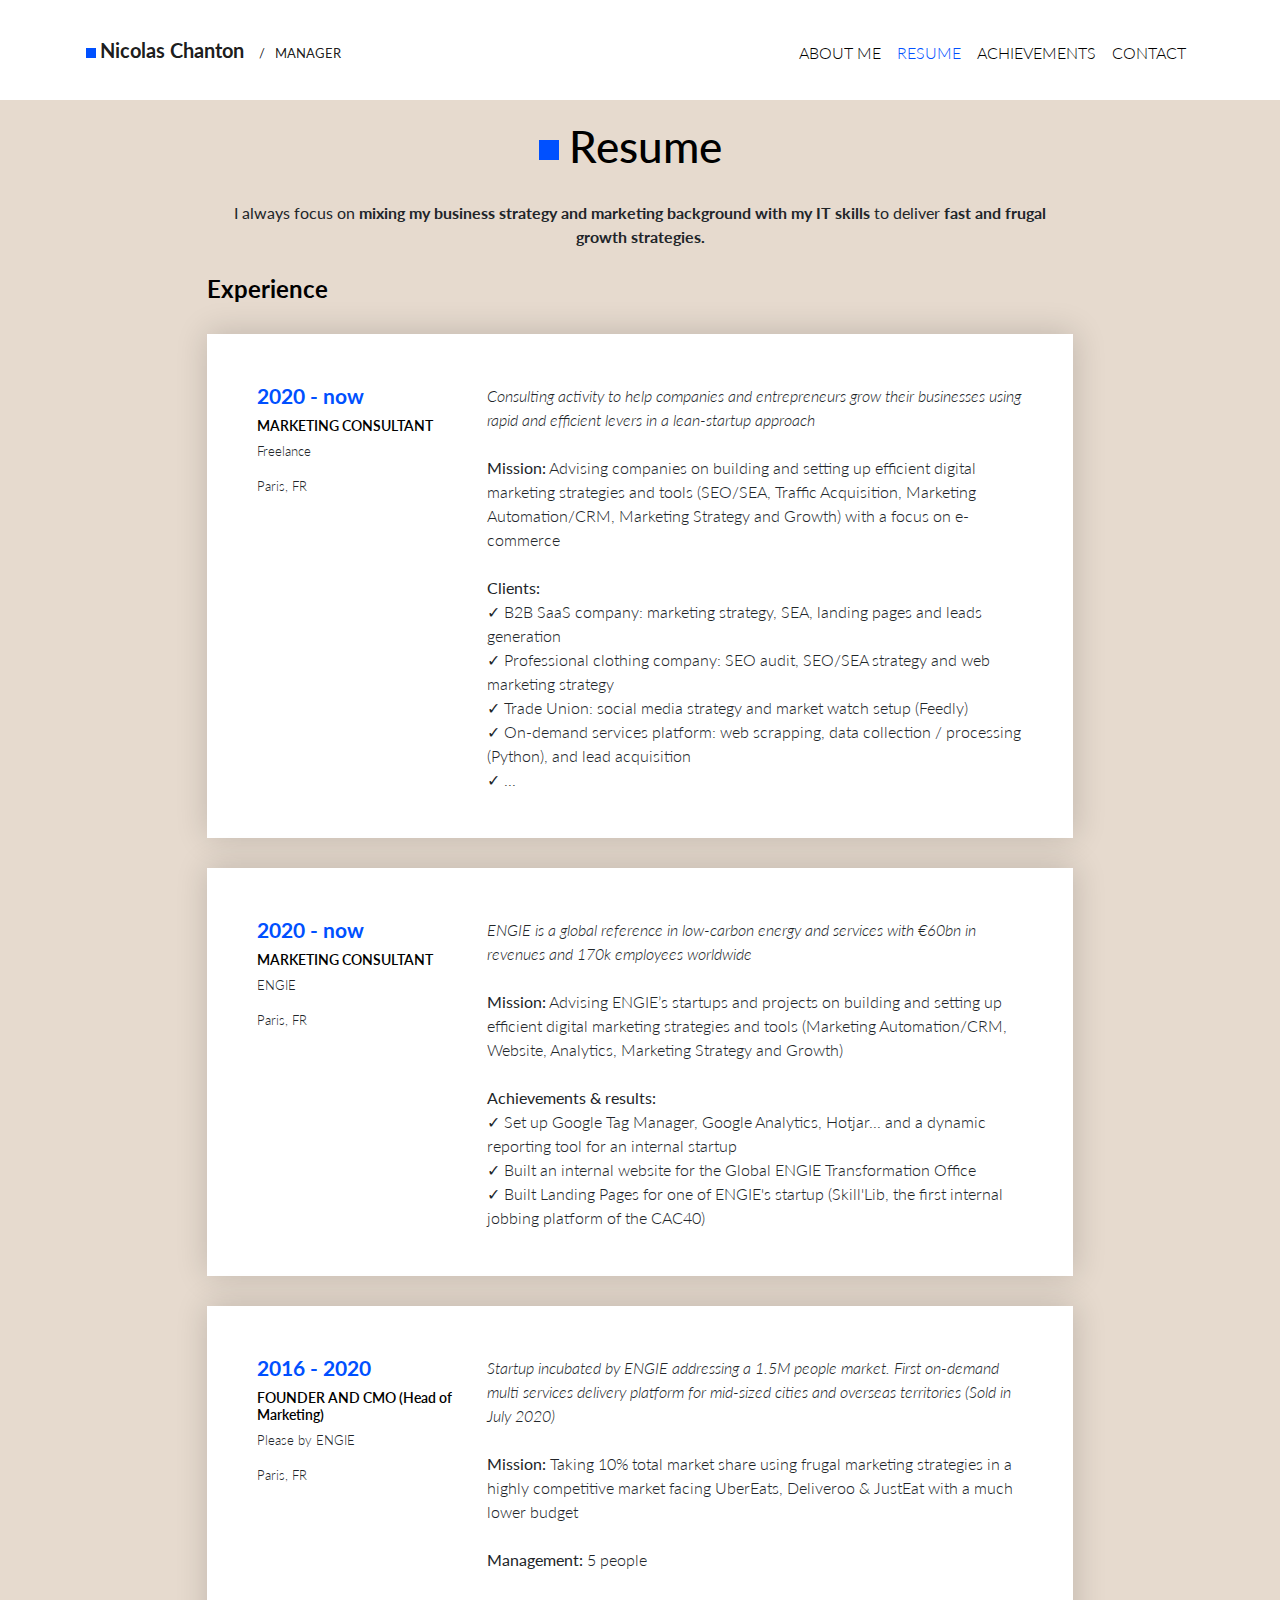
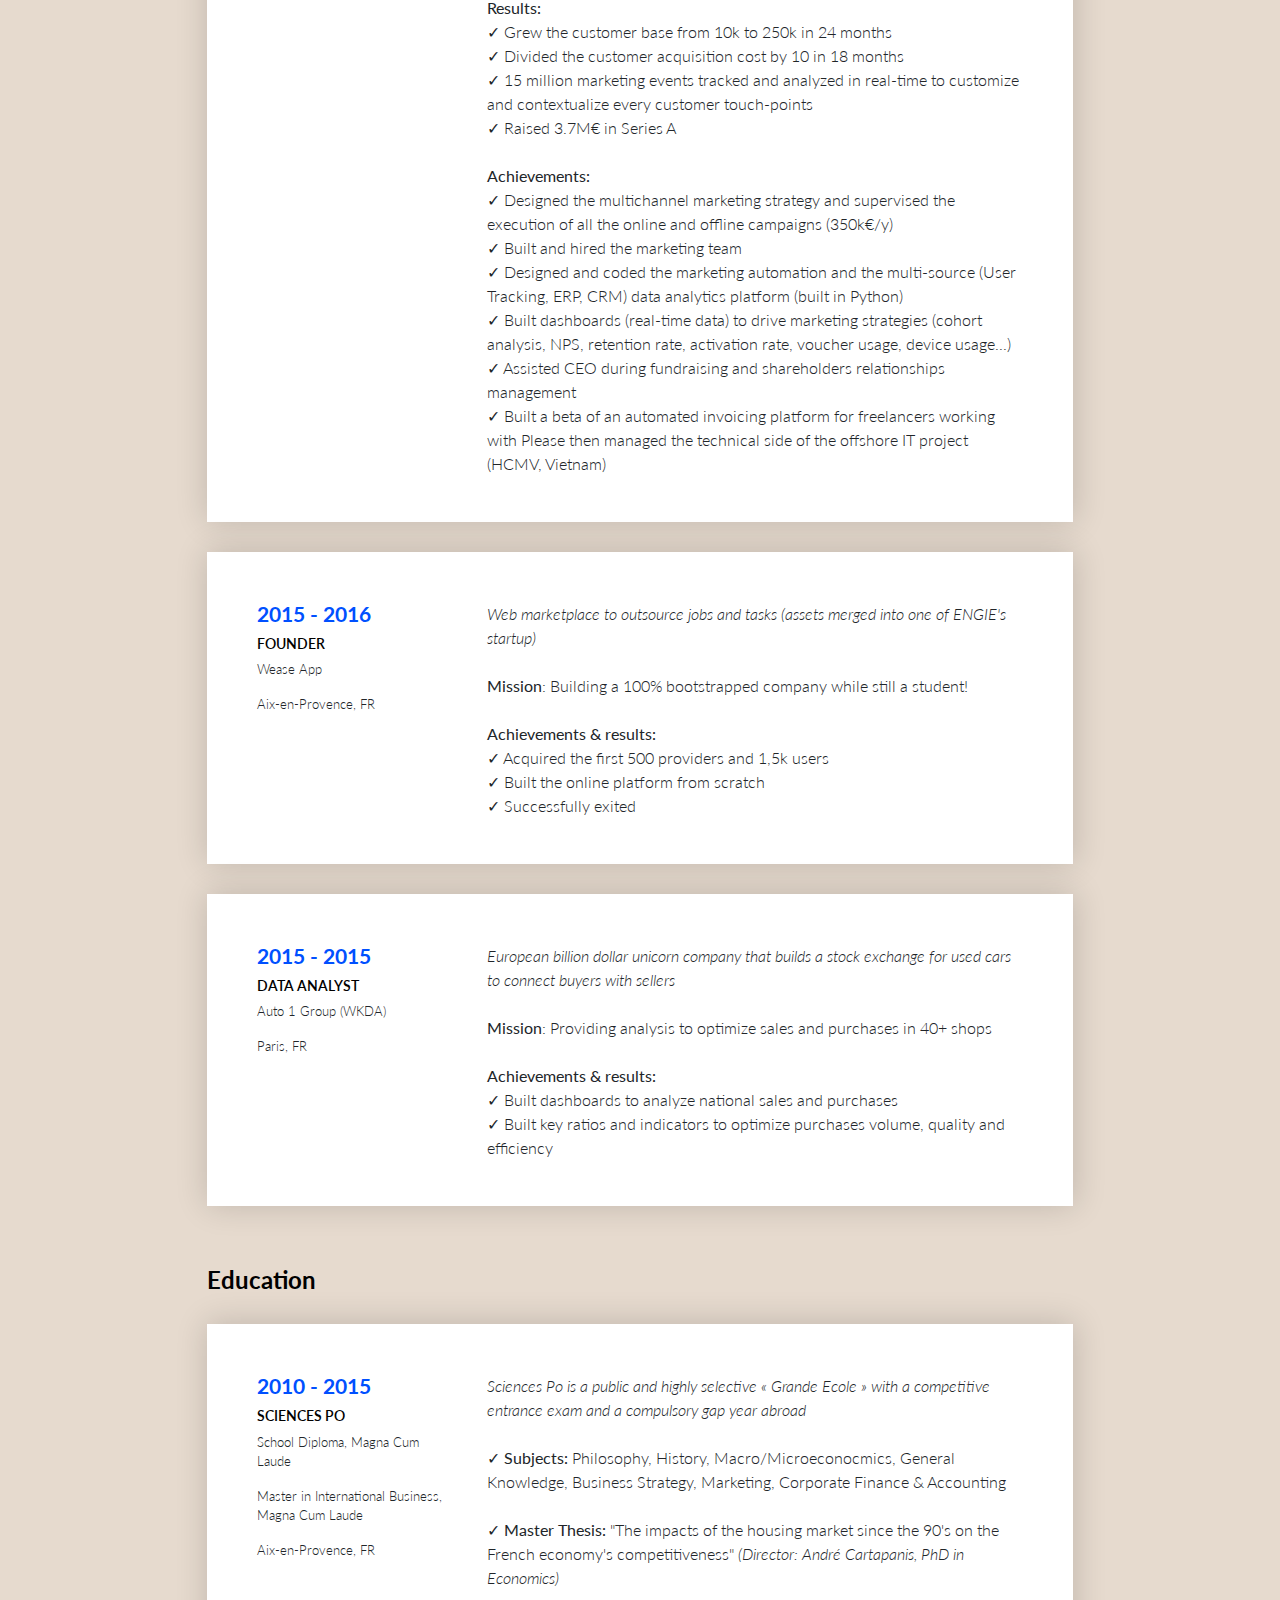
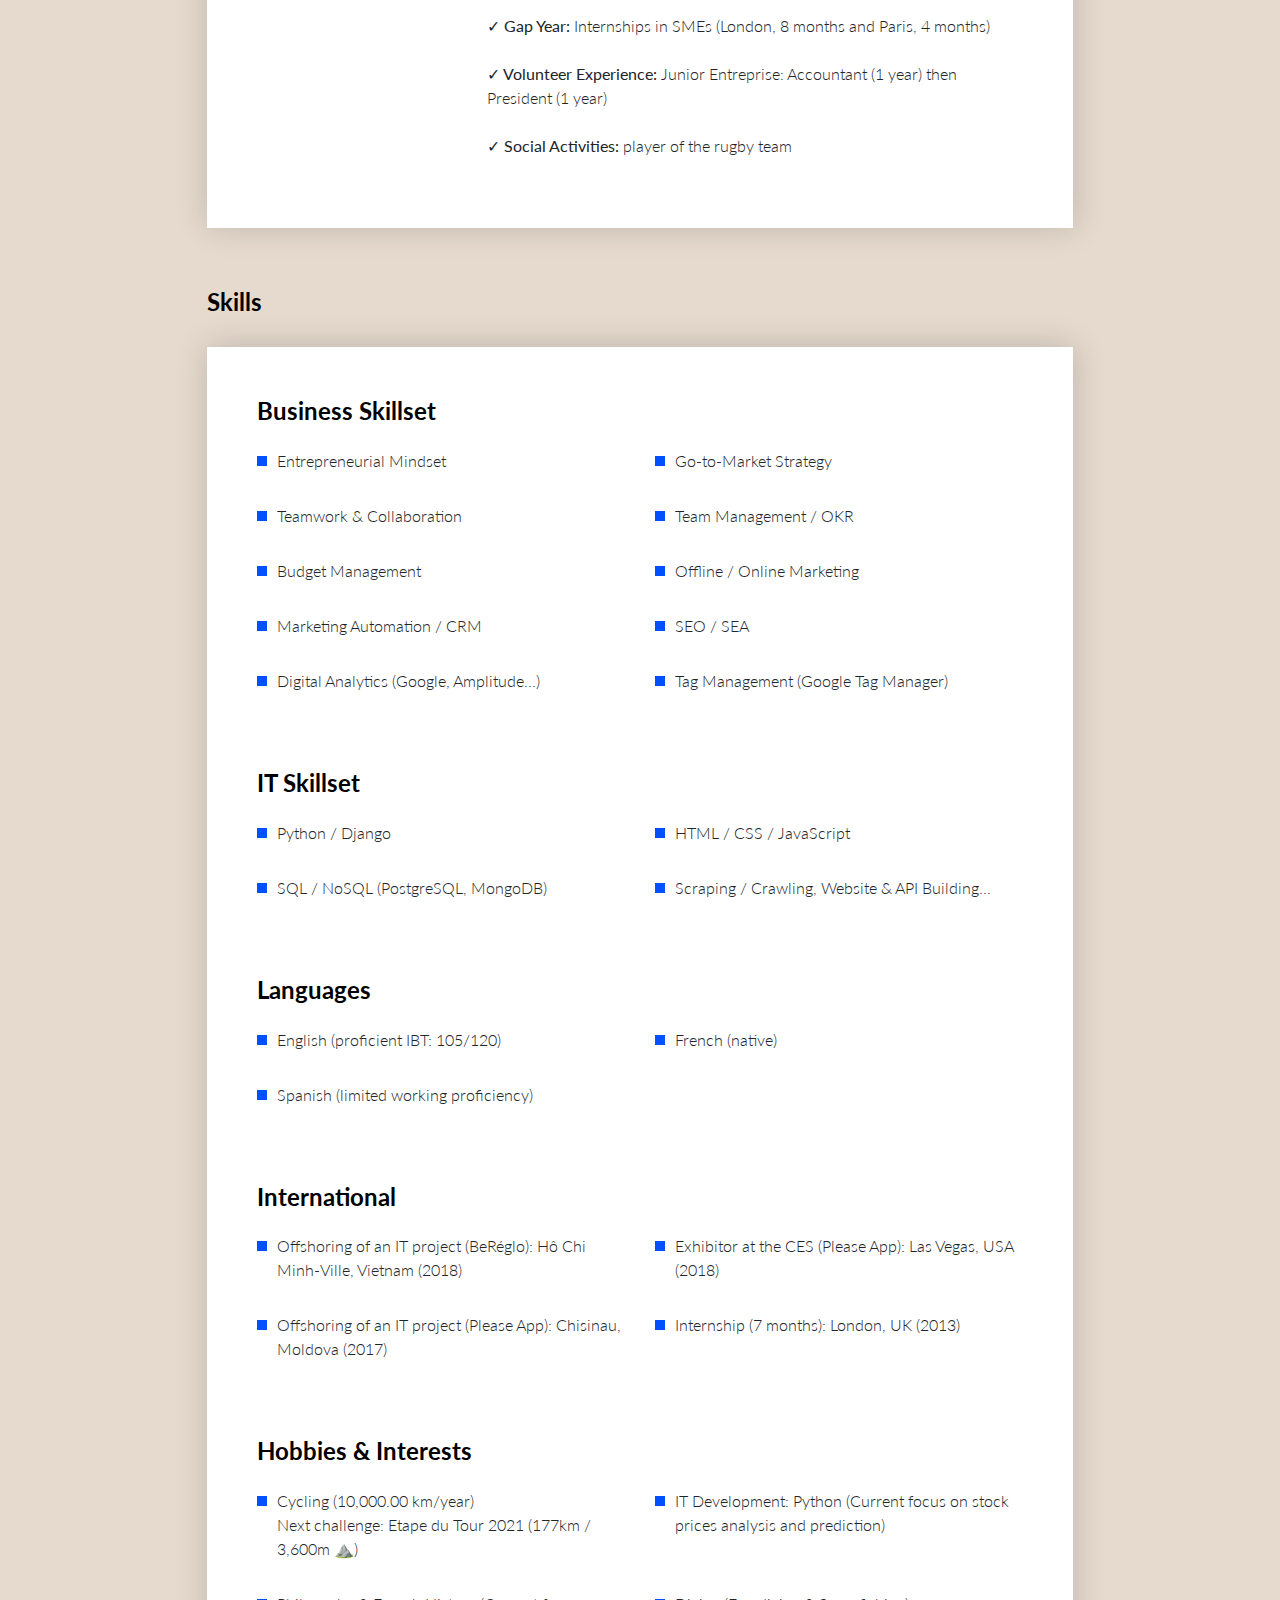
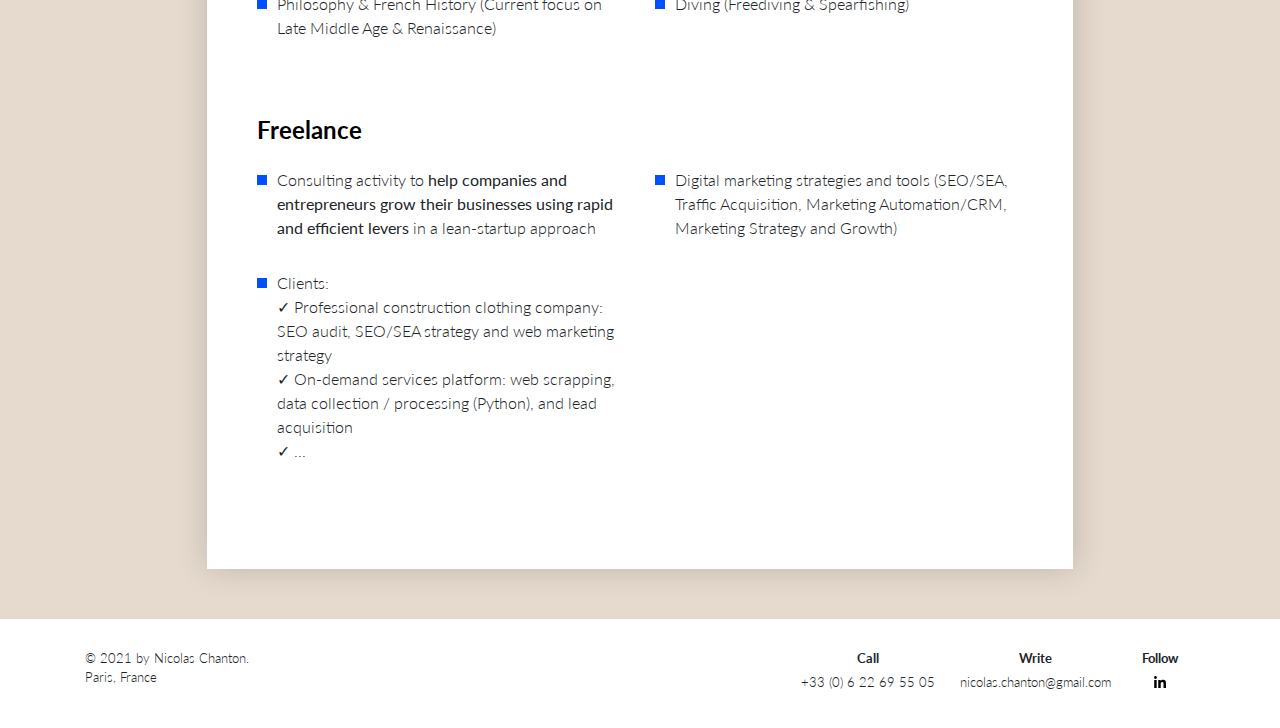
<file: resume.html>
<!DOCTYPE html>
<html lang="en">
<head>
    <!-- Google Tag Manager -->
    <script>(function(w,d,s,l,i){w[l]=w[l]||[];w[l].push({'gtm.start':
    new Date().getTime(),event:'gtm.js'});var f=d.getElementsByTagName(s)[0],
    j=d.createElement(s),dl=l!='dataLayer'?'&l='+l:'';j.async=true;j.src=
    'https://www.googletagmanager.com/gtm.js?id='+i+dl;f.parentNode.insertBefore(j,f);
    })(window,document,'script','dataLayer','GTM-TQCT792');</script>
    <!-- End Google Tag Manager -->

    <!-- META ALL -->
    <meta charset="UTF-8">
    <meta name="viewport" content="width=device-width, initial-scale=1">
    <meta name="description" content="I'm a Manager focused on combining Marketing and IT/Coding skills to deliver fast and frugal growth strategies.">
    <meta name="author" content="Nicolas Chanton">

    <!-- META SOCIAL FACEBOOK LINKEDIN YAMMER -->
    <meta property="og:title" content="Nicolas Chanton - Manager & Consultant">
    <meta property="og:description" content="I'm a Manager focused on combining Marketing and IT/Coding skills to deliver fast and frugal growth strategies.">
    <meta property="og:image" content="https://www.nicolaschanton.fr/img/sharing_image_nicolas_chanton.png">
    <meta property="og:url" content="https://www.nicolaschanton.fr">

    <!-- META SOCIAL TWITTER -->
    <meta name="twitter:title" content="Nicolas Chanton - Manager & Consultant">
    <meta name="twitter:description" content="I'm a Manager focused on combining Marketing and IT/Coding skills to deliver fast and frugal growth strategies.">
    <meta name="twitter:image" content="https://www.nicolaschanton.fr/img/sharing_image_nicolas_chanton.png">
    <meta name="twitter:card" content="summary_large_image">

    <!-- TITLE -->
    <title>Nicolas Chanton | Resume</title>

    <!-- ICONS -->
    <link rel="apple-touch-icon" sizes="180x180" href="img/favicon_io/apple-touch-icon.png">
    <link rel="icon" type="image/png" sizes="16x16" href="img/favicon_io/favicon-16x16.png">
    <link rel="icon" type="image/png" sizes="32x32" href="img/favicon_io/favicon-32x32.png">

    <!-- FONTS -->
    <link rel="preconnect" href="https://fonts.gstatic.com">
    <link href="https://fonts.googleapis.com/css2?family=Lato:wght@100;300;400;700;900&display=swap" rel="stylesheet">

    <!-- CSS -->
    <link rel="stylesheet" href="https://stackpath.bootstrapcdn.com/bootstrap/4.3.1/css/bootstrap.min.css" integrity="sha384-ggOyR0iXCbMQv3Xipma34MD+dH/1fQ784/j6cY/iJTQUOhcWr7x9JvoRxT2MZw1T" crossorigin="anonymous">
    <link rel="stylesheet" href="css/main.css" crossorigin="anonymous">

</head>
<body>
<!-- Google Tag Manager (noscript) -->
<noscript><iframe src="https://www.googletagmanager.com/ns.html?id=GTM-TQCT792"
height="0" width="0" style="display:none;visibility:hidden"></iframe></noscript>
<!-- End Google Tag Manager (noscript) -->

    <!-- NAVBAR -->
    <nav class="navbar navbar-expand-lg navbar-light container">
        <div class="title">
            <div class="blue-square"></div>
            <div class="title-text">
                <a class="navbar-brand" href="index.html">Nicolas Chanton <span style="font-weight: 400; font-size: small">&emsp;/&emsp;MANAGER</span></a>
            </div>
        </div>
      <button class="navbar-toggler" type="button" data-toggle="collapse" data-target="#navbarNav" aria-controls="navbarNav" aria-expanded="false" aria-label="Toggle navigation">
        <span class="navbar-toggler-icon"></span>
      </button>
      <div class="collapse navbar-collapse" id="navbarNav">
        <ul class="navbar-nav" style="margin-left: auto">
          <li class="nav-item">
            <a class="nav-link" href="index.html">ABOUT ME</a>
          </li>
          <li class="nav-item active">
            <a class="nav-link" href="resume.html">RESUME</a>
          </li>
          <li class="nav-item">
            <a class="nav-link" href="projects.html">ACHIEVEMENTS</a>
          </li>
          <li class="nav-item">
            <a class="nav-link" href="mailto:nicolas.chanton@gmail.com">CONTACT</a>
          </li>
        </ul>
      </div>
    </nav>


    <div id="page-container">

            <div id="content-wrap">

                <section id="presentation-resume">

                    <div class="container">

                        <div class="title">
                            <div class="blue-square"></div>
                            <div class="title-text">
                                <h1>Resume</h1>
                            </div>
                        </div>
                        <div class="subtitle center">
                                <p>I always focus on <b>mixing my business strategy and marketing background with my IT skills</b>
                                        to deliver <b>fast and frugal growth strategies.</b>
                                </p>
                            </div>

                        <div id="experiences" class="padding-top-10 padding-bottom-20">

                            <div class="section-title">
                                <h2>Experience</h2>
                            </div>

                            <!-- CONSULTING FREELANCE -->
                            <div class="resume-container-item">

                                    <div class="resume-container-item-date">
                                        <h3>2020 - now</h3>
                                        <h4>MARKETING CONSULTANT</h4>
                                        <p>Freelance</p>
                                        <p>Paris, FR</p>
                                    </div>

                                    <div class="resume-container-item-text">
                                        <p><i> Consulting activity to help companies and entrepreneurs grow their businesses
                                            using rapid and efficient levers in a lean-startup approach</i>
                                            <br><br>
                                            <b>​Mission:</b> Advising companies on building and setting up efficient digital
                                            marketing strategies and tools (SEO/SEA, Traffic Acquisition, Marketing
                                            Automation/CRM, Marketing Strategy and Growth) with a focus on e-commerce
                                            <br><br>
                                            <b>Clients:</b><br>
                                            ✓ B2B SaaS company: marketing strategy, SEA, landing pages
                                            and leads generation<br>
                                            ✓ Professional clothing company: SEO audit, SEO/SEA strategy
                                            and web marketing strategy<br>
                                            ✓ Trade Union: social media strategy and market watch setup (Feedly)<br>
                                            ✓ On-demand services platform: web scrapping, data collection / processing
                                            (Python), and lead acquisition<br>
                                            ✓ ...</p>
                                    </div>

                                </div>

                            <!-- CONSULTING ENGIE -->
                            <div class="resume-container-item">

                                    <div class="resume-container-item-date">
                                        <h3>2020 - now</h3>
                                        <h4>MARKETING CONSULTANT</h4>
                                        <p>ENGIE</p>
                                        <p>Paris, FR</p>
                                    </div>

                                    <div class="resume-container-item-text">
                                        <p><i>ENGIE is a global reference in low-carbon energy and services with €60bn
                                            in revenues and 170k employees worldwide</i>
                                            <br><br>
                                            <b>​Mission:</b> Advising ENGIE’s startups and projects on building and
                                            setting up efficient digital marketing strategies and tools (Marketing
                                            Automation/CRM, Website, Analytics, Marketing Strategy and Growth)
                                            <br><br>
                                            <b>Achievements & results:</b><br>
                                            ✓ Set up Google Tag Manager, Google Analytics, Hotjar... and a dynamic
                                            reporting tool for an internal startup<br>
                                            ✓ Built an internal website for the Global ENGIE  Transformation Office<br>
                                            ✓ Built Landing Pages for one of ENGIE's startup (Skill'Lib, the first internal
                                            jobbing platform of the CAC40)<br></p>
                                    </div>

                                </div>

                            <!-- PLEASE -->
                            <div class="resume-container-item">

                                    <div class="resume-container-item-date">
                                        <h3>2016 - 2020</h3>
                                        <h4>FOUNDER AND CMO (Head of Marketing)</h4>
                                        <p>Please by ENGIE</p>
                                        <p>Paris, FR</p>
                                    </div>

                                    <div class="resume-container-item-text">
                                        <p><i>Startup incubated by ENGIE addressing a 1.5M people market.
                                            First on-demand multi services delivery platform for mid-sized cities and
                                            overseas territories (Sold in July 2020)</i>
                                            <br><br>
                                            <b>​Mission:</b> Taking 10% total market share using frugal marketing
                                            strategies in a highly competitive market facing UberEats, Deliveroo &
                                            JustEat with a much lower budget
                                            <br><br>
                                            <b>Management:</b> 5 people
                                            <br><br>
                                            <b>Results:</b><br>
                                            ✓ Grew the customer base from 10k to 250k in 24 months<br>
                                            ✓ Divided the customer acquisition cost by 10 in 18 months<br>
                                            ✓ 15 million marketing events tracked and analyzed in real-time to
                                            customize and contextualize every customer touch-points<br>
                                            ✓ Raised 3.7M€ in Series A
                                            <br><br>
                                            <b>Achievements:</b><br>
                                            ✓ Designed the multichannel marketing strategy and supervised the execution
                                            of all the online and offline campaigns (350k€/y)<br>
                                            ✓ Built and hired the marketing team <br>
                                            ✓ Designed and coded the marketing automation and the multi-source
                                            (User Tracking, ERP, CRM) data analytics platform (built in Python)<br>
                                            ✓ Built dashboards (real-time data) to drive marketing strategies
                                            (cohort analysis, NPS, retention rate, activation rate, voucher usage,
                                            device usage...)<br>
                                            ✓ Assisted CEO during fundraising and shareholders relationships management<br>
                                            ✓ Built a beta of an automated invoicing platform for freelancers working
                                            with Please then managed the technical side of the offshore IT project
                                            (HCMV, Vietnam)
                                        </p>
                                    </div>

                                </div>

                            <!-- WEASE -->
                            <div class="resume-container-item">

                                    <div class="resume-container-item-date">
                                        <h3>2015 - 2016</h3>
                                        <h4>FOUNDER</h4>
                                        <p>Wease App</p>
                                        <p>Aix-en-Provence, FR</p>
                                    </div>

                                    <div class="resume-container-item-text">
                                        <p><i>Web marketplace to outsource jobs and tasks (assets merged into one of ENGIE's startup)</i>
                                            <br><br>
                                            <b>​Mission</b>: Building a 100% bootstrapped company while still a student!
                                            <br><br>
                                            <b>Achievements & results:</b><br>
                                            ✓ Acquired the first 500 providers and 1,5k users<br>
                                            ✓ Built the online platform from scratch<br>
                                            ✓ Successfully exited</p>
                                    </div>

                                </div>

                            <!-- AUTO 1 -->
                            <div class="resume-container-item">

                                    <div class="resume-container-item-date">
                                        <h3>2015 - 2015</h3>
                                        <h4>DATA ANALYST</h4>
                                        <p>Auto 1 Group (WKDA)</p>
                                        <p>Paris, FR</p>
                                    </div>

                                    <div class="resume-container-item-text">
                                        <p><i>European billion dollar unicorn company that builds a stock exchange for
                                            used cars to connect buyers with sellers</i>
                                            <br><br>
                                            <b>​Mission</b>: Providing analysis to optimize sales and purchases in 40+ shops
                                            <br><br>
                                            <b>Achievements & results:</b><br>
                                            ✓ Built dashboards to analyze national sales and purchases<br>
                                            ✓ Built key ratios and indicators to optimize purchases volume,
                                            quality and efficiency<br>
                                        </p>
                                    </div>

                                </div>


                        </div>

                        <div id="education" class="padding-top-10 padding-bottom-20">

                            <div class="section-title">
                                <h2>Education</h2>
                            </div>

                            <!-- SCIENCES PO -->
                            <div class="resume-container-item">

                                    <div class="resume-container-item-date">
                                        <h3>2010 - 2015</h3>
                                        <h4>SCIENCES PO</h4>
                                        <p>School Diploma, Magna Cum Laude</p>
                                        <p>Master in International Business, Magna Cum Laude</p>
                                        <p>Aix-en-Provence, FR</p>
                                    </div>

                                    <div class="resume-container-item-text">
                                        <p><i>Sciences Po is a public and highly selective « Grande Ecole » with a
                                            competitive entrance exam and a compulsory gap year abroad</i>
                                            <br><br>
                                            <b>✓ Subjects:</b> Philosophy, History, Macro/Microeconocmics, General Knowledge, Business Strategy, Marketing, Corporate Finance & Accounting
                                            <br><br>
                                            <b>✓ Master Thesis:</b> "The impacts of the housing market since the 90's
                                            on the French economy's competitiveness" <i>(Director: André Cartapanis, PhD in Economics)</i>
                                            <br><br>
                                            <b>✓ Gap Year:</b> Internships in SMEs (London, 8 months and Paris, 4 months)
                                            <br><br>
                                            <b>✓ Volunteer Experience:</b> Junior Entreprise: Accountant (1 year) then President (1 year)
                                            <br><br>
                                            <b>✓ Social Activities:</b> player of the rugby team
                                            <br><br>
                                        </p>
                                    </div>

                                </div>

                        </div>

                        <div id="skills" class="padding-top-10 padding-bottom-20">

                            <div class="section-title">
                                <h2>Skills</h2>
                            </div>

                            <!-- Skills -->
                            <div class="resume-container-item-skills">

                                <!-- Business Skillset -->
                                <div class="section-title padding-bottom-50">
                                    <h2>Business Skillset</h2>
                                    <div class="row padding-top-10">

                                        <div class="col-lg-6 col-md-6 col-sm-6 col-xs-12 list-item">
                                             <div class="skill-item-container">
                                                <div class="blue-square-bullet-point"></div>
                                            </div>

                                            <div class="skill-item-container">
                                                <p>Entrepreneurial Mindset</p>
                                            </div>
                                        </div>
                                        <div class="col-lg-6 col-md-6 col-sm-6 col-xs-12 list-item">
                                            <div class="skill-item-container">
                                                <div class="blue-square-bullet-point"></div>
                                            </div>
                                            <div class="skill-item-container">
                                                <p>Go-to-Market Strategy</p>
                                            </div>
                                        </div>
                                        <div class="col-lg-6 col-md-6 col-sm-6 col-xs-12 list-item">
                                             <div class="skill-item-container">
                                                <div class="blue-square-bullet-point"></div>
                                            </div>
                                            <div class="skill-item-container">
                                                <p>Teamwork & Collaboration</p>
                                            </div>
                                        </div>
                                        <div class="col-lg-6 col-md-6 col-sm-6 col-xs-12 list-item">
                                             <div class="skill-item-container">
                                                <div class="blue-square-bullet-point"></div>
                                            </div>
                                            <div class="skill-item-container">
                                                <p>Team Management / OKR</p>
                                            </div>
                                        </div>
                                        <div class="col-lg-6 col-md-6 col-sm-6 col-xs-12 list-item">
                                             <div class="skill-item-container">
                                                <div class="blue-square-bullet-point"></div>
                                            </div>
                                            <div class="skill-item-container">
                                                <p>Budget Management</p>
                                            </div>
                                        </div>
                                        <div class="col-lg-6 col-md-6 col-sm-6 col-xs-12 list-item">
                                             <div class="skill-item-container">
                                                <div class="blue-square-bullet-point"></div>
                                            </div>
                                            <div class="skill-item-container">
                                                <p>Offline / Online Marketing</p>
                                            </div>
                                        </div>
                                        <div class="col-lg-6 col-md-6 col-sm-6 col-xs-12 list-item">
                                             <div class="skill-item-container">
                                                <div class="blue-square-bullet-point"></div>
                                            </div>
                                            <div class="skill-item-container">
                                                <p>Marketing Automation / CRM</p>
                                            </div>
                                        </div>
                                        <div class="col-lg-6 col-md-6 col-sm-6 col-xs-12 list-item">
                                             <div class="skill-item-container">
                                                <div class="blue-square-bullet-point"></div>
                                            </div>
                                            <div class="skill-item-container">
                                                <p>SEO / SEA</p>
                                            </div>
                                        </div>
                                        <div class="col-lg-6 col-md-6 col-sm-6 col-xs-12 list-item">
                                             <div class="skill-item-container">
                                                <div class="blue-square-bullet-point"></div>
                                            </div>
                                            <div class="skill-item-container">
                                                <p>Digital Analytics (Google, Amplitude...)</p>
                                            </div>
                                        </div>
                                        <div class="col-lg-6 col-md-6 col-sm-6 col-xs-12 list-item">
                                             <div class="skill-item-container">
                                                <div class="blue-square-bullet-point"></div>
                                            </div>
                                            <div class="skill-item-container">
                                                <p>Tag Management (Google Tag Manager)</p>
                                            </div>
                                        </div>

                                    </div>

                                </div>

                                <!-- IT Skillset -->
                                <div class="section-title padding-bottom-50">
                                    <h2>IT Skillset</h2>
                                    <div class="row padding-top-10">

                                        <div class="col-lg-6 col-md-6 col-sm-6 col-xs-12 list-item">
                                             <div class="skill-item-container">
                                                <div class="blue-square-bullet-point"></div>
                                            </div>
                                            <div class="skill-item-container">
                                                <p>Python / Django</p>
                                            </div>
                                        </div>
                                        <div class="col-lg-6 col-md-6 col-sm-6 col-xs-12 list-item">
                                             <div class="skill-item-container">
                                                <div class="blue-square-bullet-point"></div>
                                            </div>
                                            <div class="skill-item-container">
                                                <p>HTML / CSS / JavaScript</p>
                                            </div>
                                        </div>
                                        <div class="col-lg-6 col-md-6 col-sm-6 col-xs-12 list-item">
                                             <div class="skill-item-container">
                                                <div class="blue-square-bullet-point"></div>
                                            </div>
                                            <div class="skill-item-container">
                                                <p>SQL / NoSQL (PostgreSQL, MongoDB)</p>
                                            </div>
                                        </div>
                                        <div class="col-lg-6 col-md-6 col-sm-6 col-xs-12 list-item">
                                             <div class="skill-item-container">
                                                <div class="blue-square-bullet-point"></div>
                                            </div>
                                            <div class="skill-item-container">
                                                <p>Scraping / Crawling, Website & API Building...</p>
                                            </div>
                                        </div>

                                    </div>

                                </div>

                                <!-- Languages -->
                                <div class="section-title padding-bottom-50">
                                    <h2>Languages</h2>
                                    <div class="row padding-top-10">

                                        <div class="col-lg-6 col-md-6 col-sm-6 col-xs-12 list-item">
                                             <div class="skill-item-container">
                                                <div class="blue-square-bullet-point"></div>
                                            </div>
                                            <div class="skill-item-container">
                                                <p>English (proficient IBT: 105/120)</p>
                                            </div>
                                        </div>
                                        <div class="col-lg-6 col-md-6 col-sm-6 col-xs-12 list-item">
                                             <div class="skill-item-container">
                                                <div class="blue-square-bullet-point"></div>
                                            </div>
                                            <div class="skill-item-container">
                                                <p>French (native)</p>
                                            </div>
                                        </div>
                                        <div class="col-lg-6 col-md-6 col-sm-6 col-xs-12 list-item">
                                             <div class="skill-item-container">
                                                <div class="blue-square-bullet-point"></div>
                                            </div>
                                            <div class="skill-item-container">
                                                <p>Spanish (limited working proficiency)</p>
                                            </div>
                                        </div>

                                    </div>

                                </div>

                                <!-- International -->
                                <div class="section-title padding-bottom-50">
                                    <h2>International</h2>
                                    <div class="row padding-top-10">

                                        <div class="col-lg-6 col-md-6 col-sm-6 col-xs-12 list-item">
                                             <div class="skill-item-container">
                                                <div class="blue-square-bullet-point"></div>
                                            </div>
                                            <div class="skill-item-container">
                                                <p>Offshoring of an IT project (BeRéglo): Hô Chi Minh-Ville, Vietnam (2018)</p>
                                            </div>
                                        </div>
                                        <div class="col-lg-6 col-md-6 col-sm-6 col-xs-12 list-item">
                                             <div class="skill-item-container">
                                                <div class="blue-square-bullet-point"></div>
                                            </div>
                                            <div class="skill-item-container">
                                                <p>Exhibitor at the CES (Please App): Las Vegas, USA (2018)</p>
                                            </div>
                                        </div>
                                        <div class="col-lg-6 col-md-6 col-sm-6 col-xs-12 list-item">
                                             <div class="skill-item-container">
                                                <div class="blue-square-bullet-point"></div>
                                            </div>
                                            <div class="skill-item-container">
                                                <p>Offshoring of an IT project (Please App): Chisinau, Moldova (2017)</p>
                                            </div>
                                        </div>

                                        <div class="col-lg-6 col-md-6 col-sm-6 col-xs-12 list-item">
                                             <div class="skill-item-container">
                                                <div class="blue-square-bullet-point"></div>
                                            </div>
                                            <div class="skill-item-container">
                                                <p>Internship (7 months): London, UK (2013)</p>
                                            </div>
                                        </div>

                                    </div>

                                </div>

                                <!-- Hobbies & Interests -->
                                <div class="section-title padding-bottom-50">
                                    <h2>Hobbies & Interests</h2>
                                    <div class="row padding-top-10">

                                        <div class="col-lg-6 col-md-6 col-sm-6 col-xs-12 list-item">
                                             <div class="skill-item-container">
                                                <div class="blue-square-bullet-point"></div>
                                            </div>
                                            <div class="skill-item-container">
                                                <p>Cycling (10,000.00 km/year)<br> Next challenge: Etape du Tour 2021 (177km / 3,600m ⛰️)</p>
                                            </div>
                                        </div>
                                        <div class="col-lg-6 col-md-6 col-sm-6 col-xs-12 list-item">
                                             <div class="skill-item-container">
                                                <div class="blue-square-bullet-point"></div>
                                            </div>
                                            <div class="skill-item-container">
                                                <p>IT Development: Python (Current focus on stock
                                                    prices analysis and prediction)</p>
                                            </div>
                                        </div>
                                        <div class="col-lg-6 col-md-6 col-sm-6 col-xs-12 list-item">
                                             <div class="skill-item-container">
                                                <div class="blue-square-bullet-point"></div>
                                            </div>
                                            <div class="skill-item-container">
                                                <p>Philosophy & French History (Current focus on Late Middle Age & Renaissance)</p>
                                            </div>
                                        </div>

                                        <div class="col-lg-6 col-md-6 col-sm-6 col-xs-12 list-item">
                                             <div class="skill-item-container">
                                                <div class="blue-square-bullet-point"></div>
                                            </div>
                                            <div class="skill-item-container">
                                                <p>Diving (Freediving & Spearfishing)</p>
                                            </div>
                                        </div>

                                    </div>

                                </div>

                                <!-- Freelance -->
                                <div class="section-title padding-bottom-50">
                                    <h2>Freelance</h2>
                                    <div class="row padding-top-10">

                                        <div class="col-lg-6 col-md-6 col-sm-6 col-xs-12 list-item">
                                             <div class="skill-item-container">
                                                <div class="blue-square-bullet-point"></div>
                                            </div>
                                            <div class="skill-item-container">
                                                <p>Consulting activity to <b>help companies and entrepreneurs grow their businesses
                                            using rapid and efficient levers</b> in a lean-startup approach</p>
                                            </div>
                                        </div>
                                        <div class="col-lg-6 col-md-6 col-sm-6 col-xs-12 list-item">
                                             <div class="skill-item-container">
                                                <div class="blue-square-bullet-point"></div>
                                            </div>
                                            <div class="skill-item-container">
                                                <p>Digital marketing strategies and tools (SEO/SEA, Traffic Acquisition, Marketing
                                            Automation/CRM, Marketing Strategy and Growth)</p>
                                            </div>
                                        </div>
                                        <div class="col-lg-6 col-md-6 col-sm-6 col-xs-12 list-item">
                                             <div class="skill-item-container">
                                                <div class="blue-square-bullet-point"></div>
                                            </div>
                                            <div class="skill-item-container">
                                                <p>Clients:<br>
                                                    ✓ Professional construction clothing company: SEO audit, SEO/SEA strategy
                                                    and web marketing strategy<br>
                                                    ✓ On-demand services platform: web scrapping, data collection / processing
                                                    (Python), and lead acquisition<br>
                                                    ✓ ...</p>
                                            </div>
                                        </div>

                                    </div>

                                </div>

                            </div>

                        </div>

                    </div>

                </section>

            </div>

            <!-- FOOTER DESKTOP -->
            <footer id="footer-desktop" class="black-footer-desktop">

                <div class="container">

                    <div class="copyright">
                        <p>© 2021 by Nicolas Chanton.<br>Paris, France</p>
                    </div>

                    <div class="contact">
                        <div class="contact-item">
                            <p class="contact-item-title">Call</p>
                            <a href="tel:+3362295505">
                                <p class="contact-item-content">+33 (0) 6 22 69 55 05</p>
                            </a>
                        </div>
                        <div class="contact-item">
                            <p class="contact-item-title">Write</p>
                            <a href="mailto:nicolas.chanton@gmail.com">
                                <p class="contact-item-content">nicolas.chanton@gmail.com</p>
                            </a>
                        </div>
                        <div class="contact-item">
                            <p class="contact-item-title">Follow</p>
                            <p class="contact-item-content">
                                <a href="https://www.linkedin.com/in/nicolaschanton/" target="_blank">
                                    <svg style="vertical-align: top; margin-top: 3px" class="social-icon" id="Bold" enable-background="new 0 0 24 24" height="50" viewBox="0 0 24 24" width="50" xmlns="http://www.w3.org/2000/svg"><path d="m23.994 24v-.001h.006v-8.802c0-4.306-.927-7.623-5.961-7.623-2.42 0-4.044 1.328-4.707 2.587h-.07v-2.185h-4.773v16.023h4.97v-7.934c0-2.089.396-4.109 2.983-4.109 2.549 0 2.587 2.384 2.587 4.243v7.801z"/><path d="m.396 7.977h4.976v16.023h-4.976z"/><path d="m2.882 0c-1.591 0-2.882 1.291-2.882 2.882s1.291 2.909 2.882 2.909 2.882-1.318 2.882-2.909c-.001-1.591-1.292-2.882-2.882-2.882z"/></svg>
                                </a>
                            </p>
                        </div>
                    </div>

                </div>

            </footer>

            <!-- FOOTER MOBILE -->
            <footer id="footer-mobile" class="black-footer-mobile">

                <div class="container">

                    <div class="contact">
                        <div class="contact-item">
                            <p class="contact-item-title">Call</p>
                            <a href="tel:+3362295505">
                                <p class="contact-item-content">+33 (0) 6 22 69 55 05</p>
                            </a>
                        </div>
                        <div class="contact-item">
                            <p class="contact-item-title">Write</p>
                            <a href="mailto:nicolas.chanton@gmail.com">
                                <p class="contact-item-content">nicolas.chanton@gmail.com</p>
                            </a>
                        </div>
                        <div class="contact-item">
                            <p class="contact-item-title">Follow</p>
                            <p class="contact-item-content">
                                <a href="https://www.linkedin.com/in/nicolaschanton/" target="_blank">
                                    <svg style="vertical-align: top; margin-top: 3px" class="social-icon" id="Bold" enable-background="new 0 0 24 24" height="50" viewBox="0 0 24 24" width="50" xmlns="http://www.w3.org/2000/svg"><path d="m23.994 24v-.001h.006v-8.802c0-4.306-.927-7.623-5.961-7.623-2.42 0-4.044 1.328-4.707 2.587h-.07v-2.185h-4.773v16.023h4.97v-7.934c0-2.089.396-4.109 2.983-4.109 2.549 0 2.587 2.384 2.587 4.243v7.801z"/><path d="m.396 7.977h4.976v16.023h-4.976z"/><path d="m2.882 0c-1.591 0-2.882 1.291-2.882 2.882s1.291 2.909 2.882 2.909 2.882-1.318 2.882-2.909c-.001-1.591-1.292-2.882-2.882-2.882z"/></svg>
                                </a>
                            </p>
                        </div>
                    </div>

                    <div class="copyright">
                        <p>© 2021 by Nicolas Chanton. Paris, France</p>
                    </div>

                </div>

            </footer>

        </div>

    <!-- JS BOOTSTRAP -->
    <script src="https://code.jquery.com/jquery-3.2.1.slim.min.js" integrity="sha384-KJ3o2DKtIkvYIK3UENzmM7KCkRr/rE9/Qpg6aAZGJwFDMVNA/GpGFF93hXpG5KkN" crossorigin="anonymous"></script>
    <script src="https://cdnjs.cloudflare.com/ajax/libs/popper.js/1.12.9/umd/popper.min.js" integrity="sha384-ApNbgh9B+Y1QKtv3Rn7W3mgPxhU9K/ScQsAP7hUibX39j7fakFPskvXusvfa0b4Q" crossorigin="anonymous"></script>
    <script src="https://maxcdn.bootstrapcdn.com/bootstrap/4.0.0/js/bootstrap.min.js" integrity="sha384-JZR6Spejh4U02d8jOt6vLEHfe/JQGiRRSQQxSfFWpi1MquVdAyjUar5+76PVCmYl" crossorigin="anonymous"></script>

</body>
</html>
</file>
<file: css/main.css>
/* MAIN */
html {
    scroll-behavior: smooth;
}

font {
    font-family: 'Lato', sans-serif;
}

h1, h2, h3, h4, h5, h6 {
    font-family: 'Lato', sans-serif;
    font-size: 2.75em;
    color: black;
}

p {
    font-family: 'Lato', sans-serif;
    font-weight: 400;
    font-size: medium;
    color: #212529;
}

a:hover {
    text-decoration: none;
}

#page-container {
    position: relative;
    min-height: 100vh;
    width: 100vw;
}

#content-wrap {
  padding-bottom: 12vh;    /* Footer height */
}

button:focus {
    outline: none;
}


.button-light {
    text-align: center;
    color: #0050FF;
    margin: 5px;
    font-weight: 400;
    font-family: 'Lato', sans-serif;
    letter-spacing: 1px;
    font-size: 1em;
    border: none;
    background: none;
}

.button-primary {
    background-color: #0050FF;
    border-radius: 20px;
    border: solid #0050FF 2px;
    text-align: center;
    color: white;
    margin: 5px;
    padding: 10px 30px;
    font-weight: 600;
    font-family: 'Lato', sans-serif;
    letter-spacing: 1px;
    font-size: 1em;
}

#presentation-projects .button-primary {
    background-color: #0050FF;
    border-radius: 20px;
    border: solid #0050FF 2px;
    text-align: center;
    color: white;
    margin: 5px 5px 5px 0;
    padding: 10px 30px;
    font-weight: 600;
    font-family: 'Lato', sans-serif;
    letter-spacing: 1px;
    font-size: 1em;
}

#presentation-projects .button-primary:hover {
    background-color: #0050FF;
    border-radius: 20px;
    border: solid #0050FF 2px;
    text-align: center;
    color: white;
    margin: 5px 5px 5px 0;
    padding: 10px 30px;
    font-weight: 600;
    font-family: 'Lato', sans-serif;
    letter-spacing: 1px;
    font-size: 1em;
}

.button-primary:hover {
    background: none;
    border-radius: 20px;
    border: solid #0050FF 2px;
    text-align: center;
    color: #0050FF;
    margin: 5px;
    padding: 10px 30px;
    font-weight: 600;
    font-family: 'Lato', sans-serif;
    letter-spacing: 1px;
    font-size: 1em;
}

.button-secondary {
    background: none;
    border-radius: 20px;
    border: solid #0050FF 2px;
    text-align: center;
    color: #0050FF;
    margin: 5px;
    padding: 10px 30px;
    font-weight: 600;
    font-family: 'Lato', sans-serif;
    letter-spacing: 1px;
    font-size: 1em;
}

#presentation-projects .button-secondary {
    background: none;
    border-radius: 20px;
    border: solid #0050FF 2px;
    text-align: center;
    color: #0050FF;
    margin: 5px 5px 5px 0;
    padding: 10px 30px;
    font-weight: 600;
    font-family: 'Lato', sans-serif;
    letter-spacing: 1px;
    font-size: 1em;
}

#presentation-projects .button-secondary:hover {
    background: none;
    border-radius: 20px;
    border: solid #0050FF 2px;
    text-align: center;
    color: #0050FF;
    margin: 5px 5px 5px 0;
    padding: 10px 30px;
    font-weight: 600;
    font-family: 'Lato', sans-serif;
    letter-spacing: 1px;
    font-size: 1em;
}

.button-secondary:hover {
    background-color: #0050FF;
    border-radius: 20px;
    border: solid #0050FF 2px;
    text-align: center;
    color: white;
    margin: 5px;
    padding: 10px 30px;
    font-weight: 600;
    font-family: 'Lato', sans-serif;
    letter-spacing: 1px;
    font-size: 1em;
}

/* UTILITIES */
.bold {
    font-weight: bold;
}


.center {
    text-align: center;
}

.left {
    text-align: left;
}

.right {
    text-align: right;
}

.padding-top-5 {
    padding-top: 5px;
}

.padding-top-10 {
    padding-top: 10px;
}

.padding-top-15 {
    padding-top: 15px;
}

.padding-top-20 {
    padding-top: 20px;
}

.padding-top-30 {
    padding-top: 30px;
}

.padding-top-40 {
    padding-top: 40px;
}

.padding-top-50 {
    padding-top: 50px;
}

.padding-top-100 {
    padding-top: 100px;
}

.padding-bottom-5 {
    padding-bottom: 5px;
}

.padding-bottom-10 {
    padding-bottom: 10px;
}

.padding-bottom-15 {
    padding-bottom: 15px;
}

.padding-bottom-20 {
    padding-bottom: 20px;
}

.padding-bottom-30 {
    padding-bottom: 30px;
}

.padding-bottom-40 {
    padding-bottom: 40px;
}

.padding-bottom-50 {
    padding-bottom: 50px;
}

.padding-bottom-100 {
    padding-bottom: 100px;
}

/* HOME */
.left-container{
    -webkit-box-shadow: 1px -1px 30px 1px rgba(0, 0, 0, 0.16);
    box-shadow: 1px -1px 30px 1px rgba(0, 0, 0, 0.16);
    text-align:center;
}

.left-container-color {
    background-color: #F4ECE6;
    padding: 30px;
}

.rounded-image {
    border-radius: 1000px;
    max-width: 60%;
    margin: 20px 30px 20px 30px;
}

.background-colored {
    background-color: #E6DACE;
    display: inline-block;
    position: absolute;
    left: 0;
    height: 100%;
    width: 35vw;
    z-index: -1;
}

@media screen and (max-width: 768px){
    .background-colored {
        background-color: #E6DACE;
        display: inline-block;
        position: absolute;
        left: 0;
        bottom: 0;
        height: 80%;
        width: 100vw;
        z-index: -1;
    }
}

#presentation-home h1 {
    font-size: 10em;
    margin-left: -10px;
}

@media screen and (max-width: 400px){
    #presentation-home h1 {
        font-size: 5em;
        margin-left: -5px;
    }
}

#presentation-home h2 {
    font-size: 2em;
    font-weight: 400;
}

@media screen and (max-width: 400px){
    #presentation-home h2 {
        font-size: 1.5em;
    }
}

#presentation-home h3 {
    font-size: 1.9em;
    font-weight: 600;
}

#presentation-home h4 {
    font-size: 1.5em;
    font-weight: 300;
}

#presentation-home .left-container-hr-blue {
    background-color: #0050FF;
    height: 2px;
    max-width: 10%;
}

#presentation-home .right-container-buttons-item {
    display: inline-block;
    min-height: 50px;
}

#presentation-home .button-primary {
    margin: 0 10px 0 0;
}

#presentation-home .button-secondary {
    margin: 0 10px 0 0;
}

#presentation-home .left-container-white {
    background-color: white;
    padding: 15px 0 15px 0;
}

#presentation-home .social-icon-container {

}

#presentation-home .social-icon {
    max-height: 30px;
}

.right-container {
    padding-left: 30px;
}

@media screen and (max-width: 767px){
    .right-container {
        padding-left: 0;
    }
}

/* RESUME */
#presentation-resume {
    background-color: #E6DACE;
}

#presentation-resume .title {
    display: flex;
    justify-content: center;
    align-items: center;
}

#presentation-resume .blue-square {
    width: 20px;
    height: 20px;
    background-color: #0050FF;
}

#presentation-resume .list-item {
    display: flex;
    justify-content: left;
    align-items: center;
    margin-bottom: 10px;
    margin-top: 5px;
}

#presentation-resume .blue-square-bullet-point {
    width: 10px;
    height: 10px;
    background-color: #0050FF;
    margin: 7px 10px 15px 0;
}

#presentation-resume .resume-container-item {
    background-color: white;
    -webkit-box-shadow: 1px -1px 30px 1px rgba(0, 0, 0, 0.16);
    box-shadow: 1px -1px 30px 1px rgba(0, 0, 0, 0.16);
    display: flex;
    justify-content: center;
    padding: 50px 50px 30px 50px;
    margin: 30px 0 30px 0;
}

#presentation-resume .resume-container-item-skills {
    background-color: white;
    -webkit-box-shadow: 1px -1px 30px 1px rgba(0, 0, 0, 0.16);
    box-shadow: 1px -1px 30px 1px rgba(0, 0, 0, 0.16);
    justify-content: left;
    padding: 50px 50px 30px 50px;
    margin: 30px 0 30px 0;
}

#presentation-resume .skill-item-container {
    height: 100%;
}

#presentation-resume .resume-container-item-date {
    width: 30%;
    padding-right: 30px;
}

#presentation-resume .resume-container-item-text {
    width: 70%;
}

#presentation-resume .title-text {
    text-align: center;
    padding: 20px 20px 20px 10px;
}

#presentation-resume .resume-container-item-text p {
    font-weight: 300;
}

#presentation-resume .resume-container-item-skills p {
    font-weight: 300;
}


#presentation-resume .section-title h2 {
    font-size: 1.5em;
    font-weight: bold;
}

#presentation-resume .container {
    max-width: 70vw !important;
}

#presentation-resume .resume-container-item-date h3 {
    font-size: 1.3em;
    font-weight: bold;
    color: #0050FF;
}

#presentation-resume .resume-container-item-date h4 {
    font-size: 0.9em;
    font-weight: 600;
}

#presentation-resume .resume-container-item-date p {
    font-size: 0.8em;
    font-weight: 300;
}


@media screen and (max-width: 768px) {
    #presentation-resume .container {
        max-width: 90vw !important;
    }
    #presentation-resume .title-text h1 {
        font-size: 2em;
    }
    #presentation-resume .section-title h2 {
        font-size: 1.5em;
        font-weight: bold;
    }
    #presentation-resume .resume-container-item {
        display: block;
        justify-content: center;
        padding: 50px 20px 20px 20px;
        margin: 20px 0 20px 0;
    }
    #presentation-resume .resume-container-item-date {
        width: 100%;
    }

    #presentation-resume .resume-container-item-text {
        width: 100%;
        padding: 0;
    }

}


/* PROJECTS */
#presentation-projects {
    background-color: #E6DACE;
}

#presentation-projects .title {
    display: flex;
    justify-content: center;
    align-items: center;
}

#presentation-projects .blue-square {
    width: 20px;
    height: 20px;
    background-color: #0050FF;
}

#presentation-projects .list-item {
    display: flex;
    justify-content: left;
    align-items: center;
    margin-bottom: 10px;
    margin-top: 5px;
}

#presentation-projects .blue-square-bullet-point {
    width: 10px;
    height: 10px;
    background-color: #0050FF;
    margin: 7px 10px 15px 0;
}

#presentation-projects .projects-container-item {
    background-color: white;
    -webkit-box-shadow: 1px -1px 30px 1px rgba(0, 0, 0, 0.16);
    box-shadow: 1px -1px 30px 1px rgba(0, 0, 0, 0.16);
    display: flex;
    justify-content: center;
    padding: 50px 50px 30px 50px;
    margin: 30px 0 30px 0;
}

#presentation-projects .projects-container-item-skills {
    background-color: white;
    -webkit-box-shadow: 1px -1px 30px 1px rgba(0, 0, 0, 0.16);
    box-shadow: 1px -1px 30px 1px rgba(0, 0, 0, 0.16);
    justify-content: left;
    padding: 50px 50px 30px 50px;
    margin: 30px 0 30px 0;
}

#presentation-projects .skill-item-container {
    height: 100%;
}

#presentation-projects .projects-container-item-carousel {
    width: 35%;
    text-align: center;
}

#presentation-projects .projects-container-item-text {
    width: 65%;
    padding-right: 30px;

}

#presentation-projects .title-text {
    text-align: center;
    padding: 20px 20px 20px 10px;
}

#presentation-projects .projects-container-item-text h3 {
    font-size: 1.3em;
    font-weight: bold;
    color: #0050FF;
}

#presentation-projects .projects-container-item-text h4 {
    font-size: 0.9em;
    font-weight: 600;
}

#presentation-projects .projects-container-item-text p {
    font-size: 1em;
    font-weight: 300;
}

#presentation-projects .projects-container-item-skills p {
    font-weight: 300;
}


#presentation-projects .section-title h2 {
    font-size: 1.5em;
    font-weight: bold;
}

#presentation-projects .container {
    max-width: 70vw !important;
}

#presentation-projects .projects-container-item-carousel h3 {
    font-size: 1.3em;
    font-weight: bold;
    color: #0050FF;
}

#presentation-projects .projects-container-item-carousel h4 {
    font-size: 0.9em;
    font-weight: 600;
}

#presentation-projects .projects-container-item-carousel p {
    font-size: 0.8em;
    font-weight: 300;
}

@media screen and (max-width: 768px) {
    #presentation-projects .container {
        max-width: 90vw !important;
    }
    #presentation-projects .title-text h1 {
        font-size: 2em;
    }
    #presentation-projects .section-title h2 {
        font-size: 1.5em;
        font-weight: bold;
    }
    #presentation-projects .projects-container-item {
        display: block;
        justify-content: center;
        padding: 50px 20px 20px 20px;
        margin: 20px 0 20px 0;
    }
    #presentation-projects .projects-container-item-carousel {
        width: 100%;
    }

    #presentation-projects .projects-container-item-text {
        width: 100%;
        padding: 0;
    }

}

#presentation-projects .right-container-buttons {
    padding: 20px 0 20px 0;
}

#presentation-projects .right-container-buttons-item {
    display: inline-block;
    min-height: 50px;
    padding: 10px 0 10px 0;
}

.modal-content {
    background: none;
    border: none;
}

.modal-dialog {
    max-width: 700px;
}

/* NAVBAR */
.navbar {
    min-height: 100px;
}

nav .blue-square {
    width: 10px;
    height: 10px;
    background-color: #0050FF;
    display: inline-block;
}

nav .title {
    position: relative;
}

nav .title-text {
    display: inline-block;
}

.navbar-brand {
    font-family: 'Lato', sans-serif;
    font-weight: 700 !important;
}

.nav-item a {
    font-family: 'Lato', sans-serif !important;
    font-weight: 300 !important;
    color: black !important;
    margin-top: 5px;
}

.nav-link:hover {
    color: #0050FF !important;
}

.active a {
    color: #0050FF !important;
}

/* FOOTER */
.black-footer-desktop {
    background-color: white;
    position: absolute;
    bottom: 0;
    width: 100%;
    height: 12vh;
    padding: 10px 0 10px 0;
}

#footer-desktop .container {
    position: relative;
    height: 100%;
}

#footer-desktop .copyright {
    display: inline-block;
    float: left;
    padding: 20px 0 20px 0;
}

#footer-desktop .copyright p {
    font-size: 0.8em;
    font-weight: 300;
}

#footer-desktop .contact {
    position: relative;
    display: inline-block;
    float: right;
    padding: 20px 0 20px 0;
}

#footer-desktop .contact-item {
    display: inline-block;
    text-align: center;
    margin: 0 10px 0 10px;
}

#footer-desktop .social-icon {
    max-height: 12px;
}

#footer-desktop .contact-item-title {
    font-weight: bold;
    margin-bottom: 5px;
    font-size: 0.8em;
}

#footer-desktop .contact-item-content {
    font-weight: 300;
    font-size: 0.8em;
}

@media screen and (max-width: 767px){
    #footer-desktop {
        display: none;
    }
}

@media screen and (min-width: 768px){
    #footer-mobile {
        display: none;
    }
}

.black-footer-mobile {
    background-color: white;
    position: absolute;
    bottom: 0;
    width: 100%;
    height: 12vh;
    padding: 20px 0 10px 0;
}

#footer-mobile .social-icon {
    max-height: 12px;
}

#footer-mobile .contact-item-title {
    font-weight: bold;
    margin-bottom: 5px;
    font-size: 0.8em;
}

#footer-mobile .contact-item-content {
    font-weight: 300;
    font-size: 0.8em;
}

#footer-mobile .copyright p {
    font-size: 0.8em;
    font-weight: 300;
}

#footer-mobile .container {
    height: 100%;
}

#footer-mobile .contact {
    text-align: center;
}

#footer-mobile .copyright {
    text-align: center;
}
</file>
